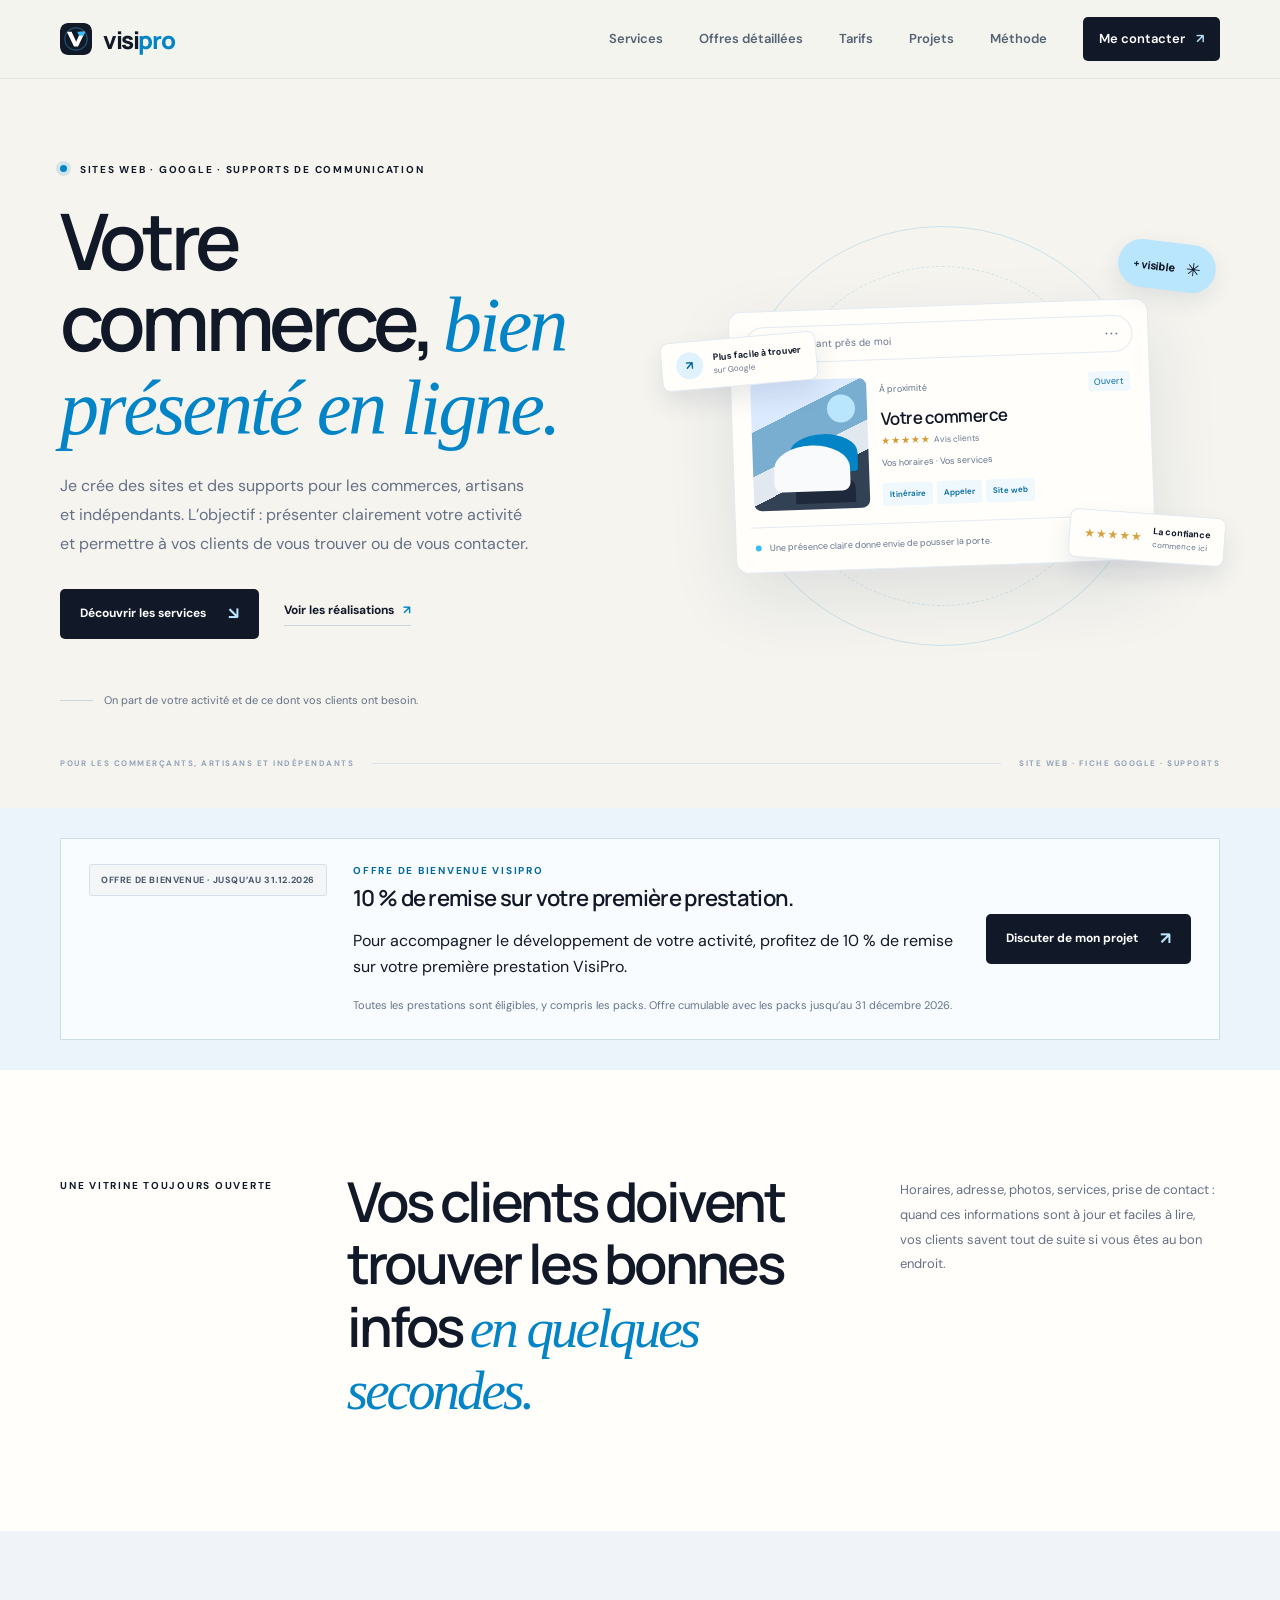
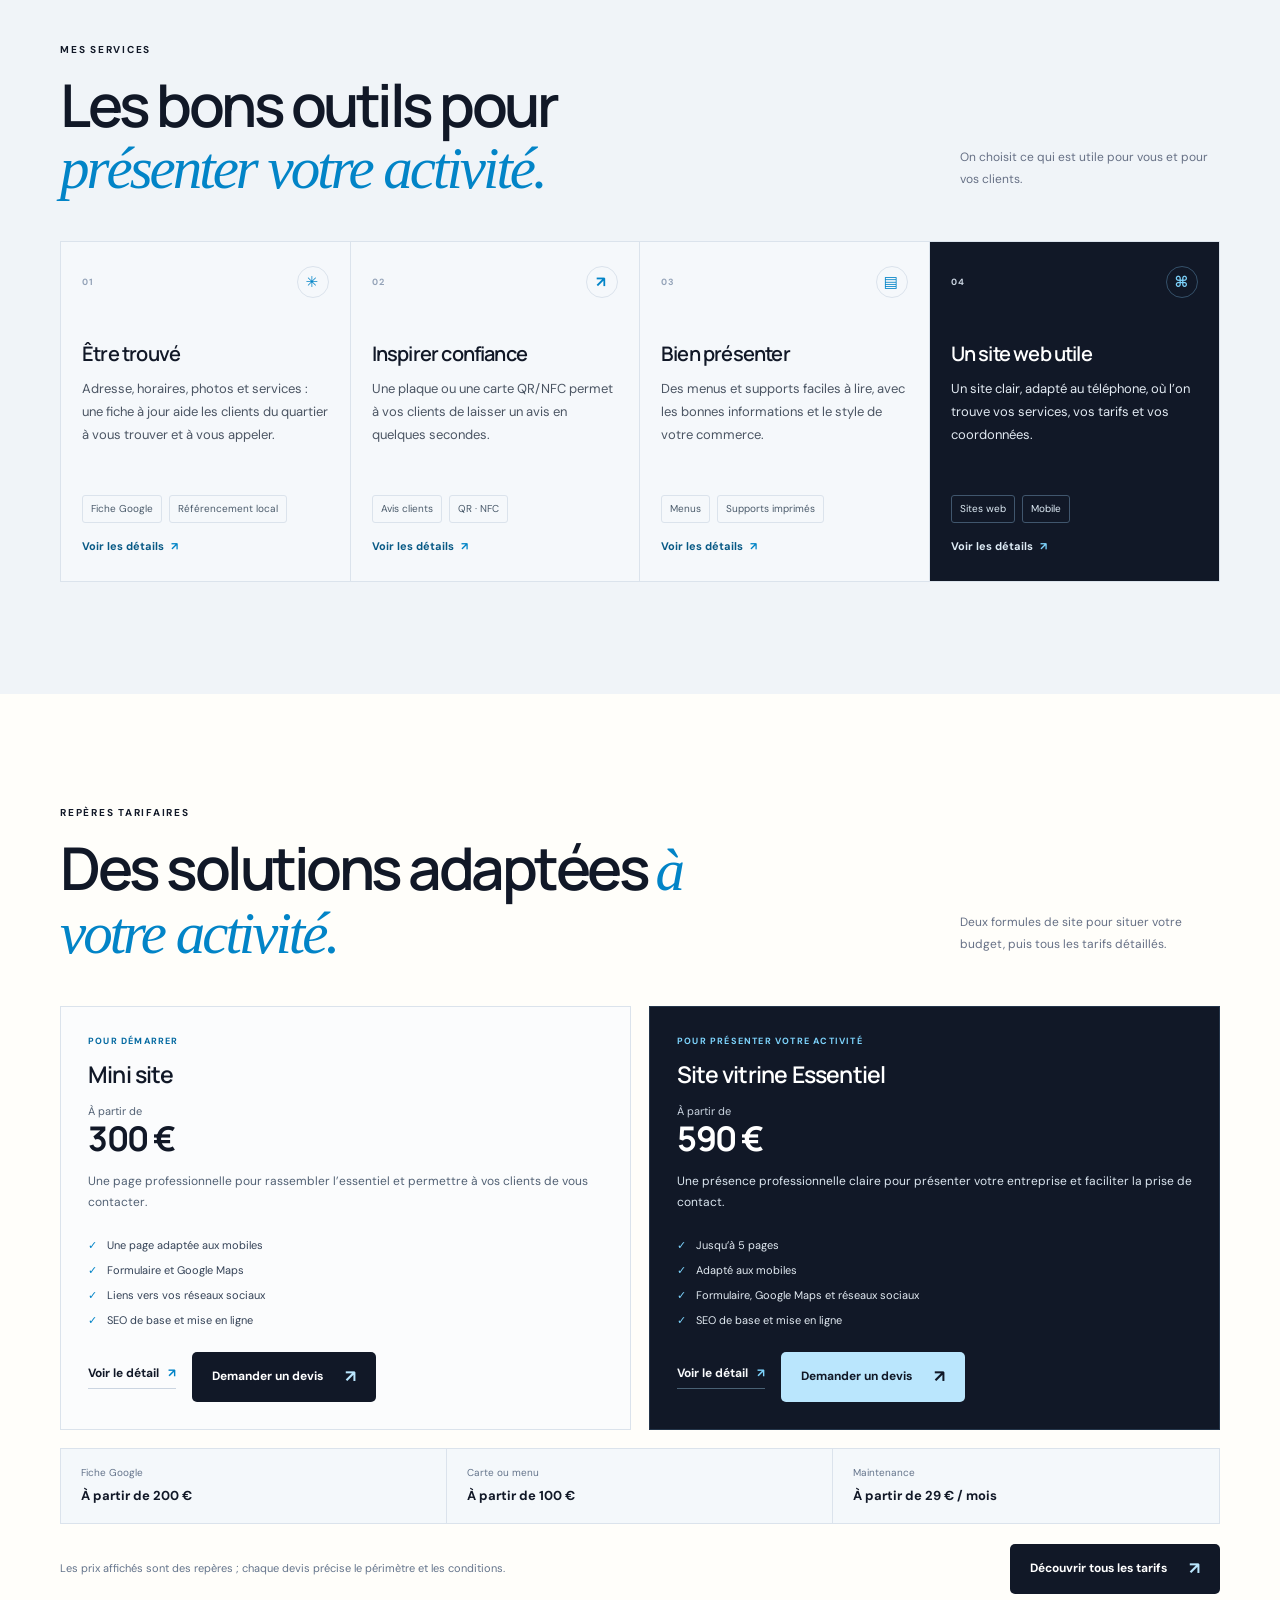
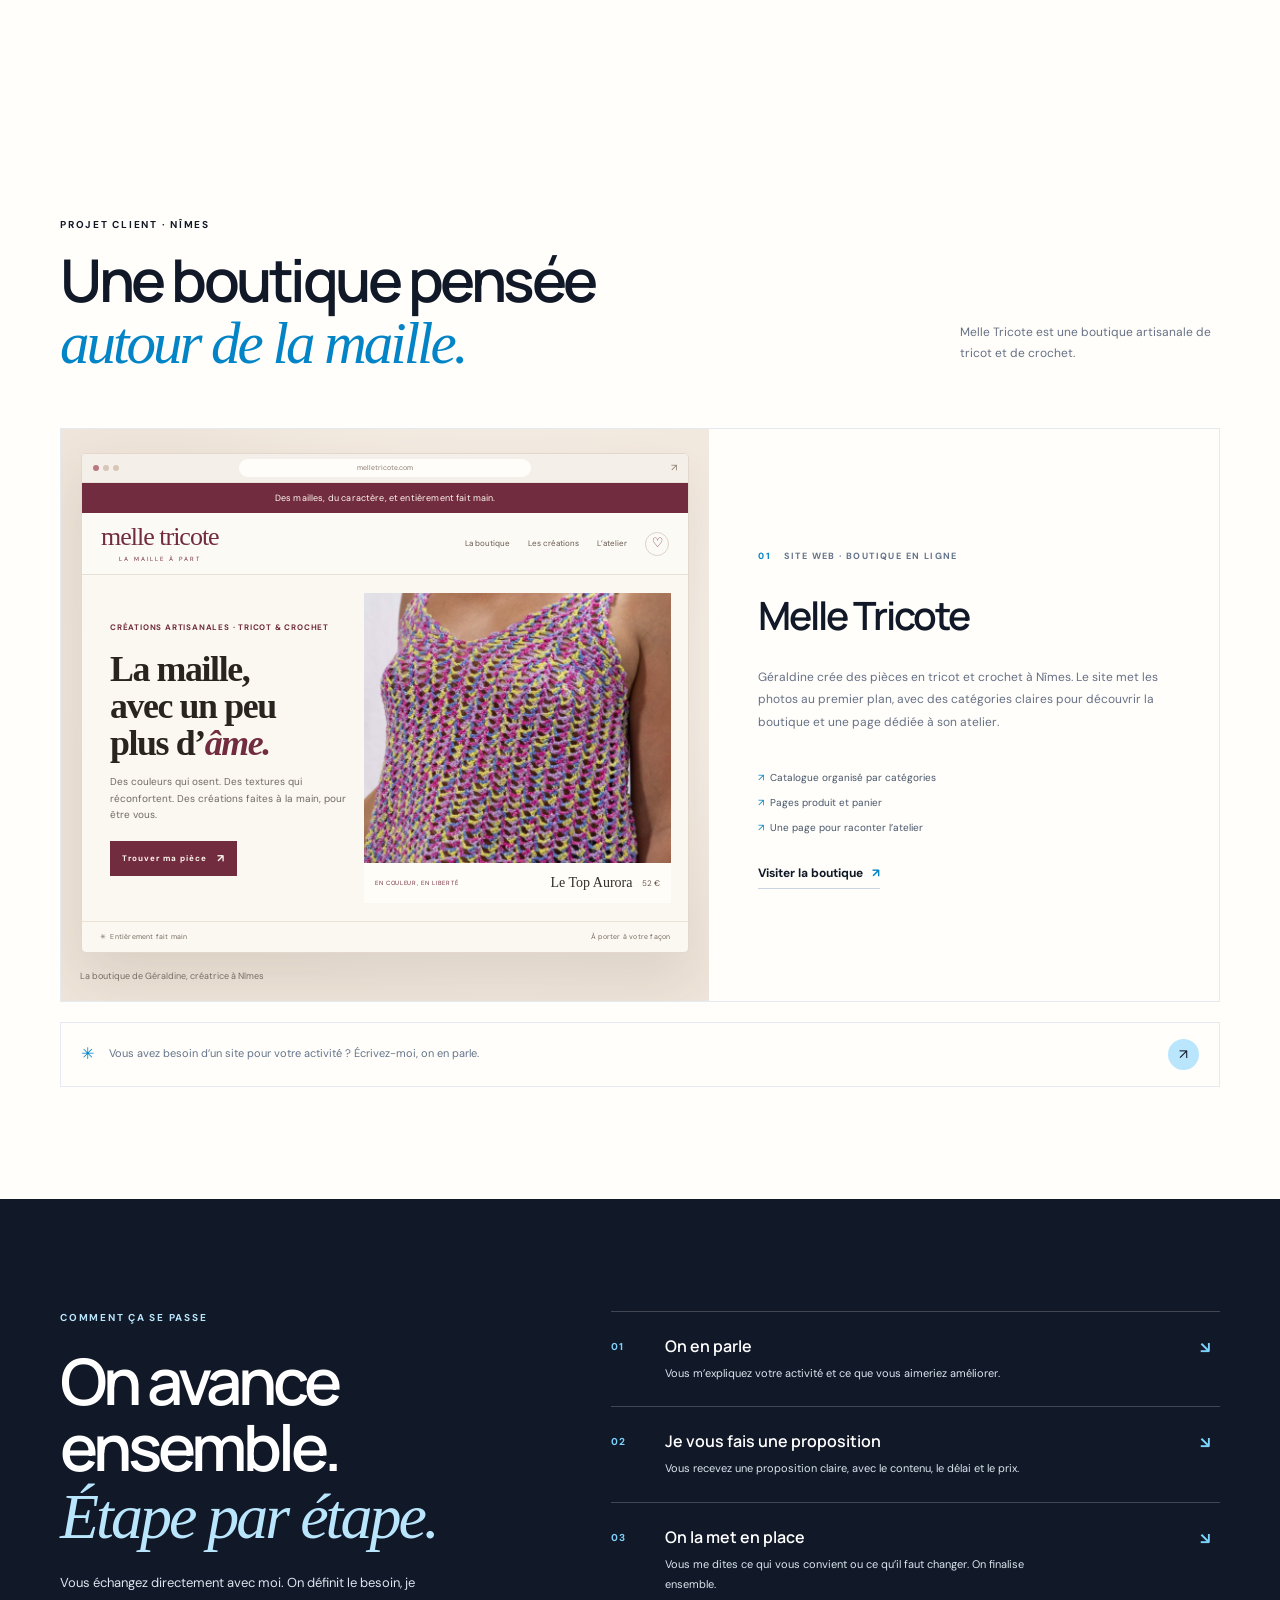
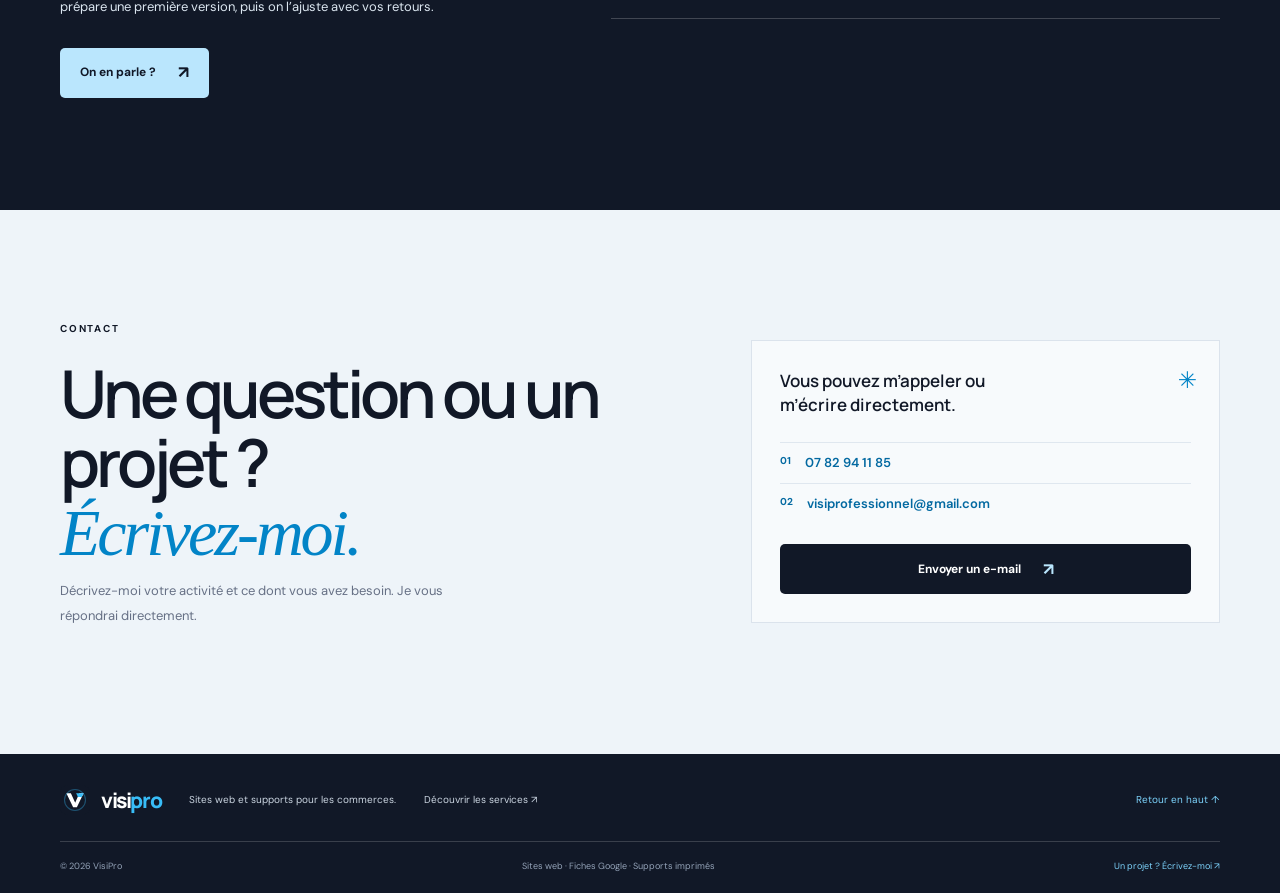
<file: index.html>
<!doctype html>
<html lang="fr">
<head>
  <meta charset="utf-8">
  <meta name="viewport" content="width=device-width, initial-scale=1">
  <meta name="theme-color" content="#f5f4ef">
  <meta name="description" content="VisiPro aide les commerces locaux à gagner en visibilité avec des sites web, des fiches Google optimisées et des supports qui inspirent confiance.">
  <title>VisiPro — Sites web pour commerces et indépendants</title>
  <link rel="icon" href="favicon.svg" type="image/svg+xml">
  <link rel="preconnect" href="https://fonts.googleapis.com">
  <link rel="preconnect" href="https://fonts.gstatic.com" crossorigin>
  <link href="https://fonts.googleapis.com/css2?family=DM+Sans:wght@400;500;600;700&family=Manrope:wght@400;500;600;700;800&display=swap" rel="stylesheet">
  <link rel="stylesheet" href="styles.css">
  <script src="script.js" defer></script>
</head>
<body>
<a class="skip-link" href="#contenu">Aller au contenu</a>
<header class="site-header"><div class="container nav-wrap">
  <a class="brand" href="#accueil" aria-label="VisiPro, accueil"><img class="brand-logo" src="assets/visipro-logo.svg" alt=""><span>visi<span class="brand-accent">pro</span></span></a>
  <button class="menu-toggle" type="button" aria-expanded="false" aria-controls="main-nav" aria-label="Ouvrir le menu"><span></span><span></span></button>
  <nav id="main-nav" class="main-nav" aria-label="Navigation principale"><a href="#services">Services</a><a href="services.html">Offres détaillées</a><a href="#tarifs">Tarifs</a><a href="#projets">Projets</a><a href="#methode">Méthode</a><a class="nav-cta" href="#contact">Me contacter <span>↗</span></a></nav>
</div></header>
<main id="contenu">
<section class="hero section" id="accueil"><div class="container hero-grid">
  <div class="hero-copy reveal"><p class="eyebrow"><span class="eyebrow-dot"></span> Sites web · Google · Supports de communication</p><h1>Votre commerce, <em>bien présenté en ligne.</em></h1>
    <p class="hero-lead">Je crée des sites et des supports pour les commerces, artisans et indépendants. L’objectif : présenter clairement votre activité et permettre à vos clients de vous trouver ou de vous contacter.</p>
    <div class="hero-actions"><a class="button button-dark" href="#services">Découvrir les services <span>↘</span></a><a class="text-link" href="#projets">Voir les réalisations <span>↗</span></a></div>
    <div class="hero-proof"><span class="proof-line"></span><p>On part de votre activité et de ce dont vos clients ont besoin.</p></div>
  </div>
  <div class="hero-art reveal" aria-label="Illustration d'une fiche commerce visible en ligne">
    <div class="art-orbit orbit-one"></div><div class="art-orbit orbit-two"></div><div class="art-sticker">+ visible <b>✳</b></div>
    <div class="search-card"><div class="search-top"><span class="search-symbol">⌕</span><span>restaurant près de moi</span><span class="search-filter">···</span></div>
      <div class="result-card"><div class="result-photo"><i></i><b></b></div><div class="result-info"><div class="result-kicker">À proximité <span class="result-open">Ouvert</span></div><h2>Votre commerce</h2><div class="rating"><span>★★★★★</span> <small>Avis clients</small></div><p>Vos horaires · Vos services</p><div class="result-pills"><span>Itinéraire</span><span>Appeler</span><span>Site web</span></div></div></div>
      <div class="card-footer"><span class="footer-dot"></span> Une présence claire donne envie de pousser la porte.</div>
    </div>
    <div class="floating-note note-top"><b>↗</b><span><strong>Plus facile à trouver</strong><small>sur Google</small></span></div>
    <div class="floating-note note-bottom"><b>★★★★★</b><span><strong>La confiance</strong><small>commence ici</small></span></div>
  </div>
</div><div class="hero-bottom container"><span>POUR LES COMMERÇANTS, ARTISANS ET INDÉPENDANTS</span><span class="hero-bottom-rule"></span><span>SITE WEB · FICHE GOOGLE · SUPPORTS</span></div></section>

<section class="launch-offer section" aria-label="Offre de bienvenue VisiPro">
  <div class="container launch-offer-inner reveal">
    <span class="launch-offer-status">Offre de bienvenue · jusqu’au 31.12.2026</span>
    <div class="launch-offer-copy">
      <p class="eyebrow">Offre de bienvenue VisiPro</p>
      <h2>10 % de remise sur votre première prestation.</h2>
      <p>Pour accompagner le développement de votre activité, profitez de 10 % de remise sur votre première prestation VisiPro.</p>
      <p class="launch-offer-terms">Toutes les prestations sont éligibles, y compris les packs. Offre cumulable avec les packs jusqu’au 31 décembre 2026.</p>
    </div>
    <a class="button button-dark" href="#contact">Discuter de mon projet <span>↗</span></a>
  </div>
</section>
<section class="intro section"><div class="container intro-grid reveal"><p class="eyebrow">Une vitrine toujours ouverte</p><h2>Vos clients doivent trouver les bonnes infos <em>en quelques secondes.</em></h2><p>Horaires, adresse, photos, services, prise de contact : quand ces informations sont à jour et faciles à lire, vos clients savent tout de suite si vous êtes au bon endroit.</p></div></section>

<section class="services section" id="services"><div class="container">
  <div class="section-heading reveal"><div><p class="eyebrow">Mes services</p><h2>Les bons outils pour <em>présenter votre activité.</em></h2></div><p>On choisit ce qui est utile pour vous et pour vos clients.</p></div>
  <div class="service-grid">
    <article class="service-card reveal"><div class="service-number">01 <span>✳</span></div><h3>Être trouvé</h3><p>Adresse, horaires, photos et services : une fiche à jour aide les clients du quartier à vous trouver et à vous appeler.</p><div class="service-tags"><span>Fiche Google</span><span>Référencement local</span></div><a class="service-more" href="services.html#fiche-google">Voir les détails <span>↗</span></a></article>
    <article class="service-card reveal"><div class="service-number">02 <span>↗</span></div><h3>Inspirer confiance</h3><p>Une plaque ou une carte QR/NFC permet à vos clients de laisser un avis en quelques secondes.</p><div class="service-tags"><span>Avis clients</span><span>QR · NFC</span></div><a class="service-more" href="services.html#plaques-avis">Voir les détails <span>↗</span></a></article>
    <article class="service-card reveal"><div class="service-number">03 <span>▤</span></div><h3>Bien présenter</h3><p>Des menus et supports faciles à lire, avec les bonnes informations et le style de votre commerce.</p><div class="service-tags"><span>Menus</span><span>Supports imprimés</span></div><a class="service-more" href="services.html#supports-restaurant">Voir les détails <span>↗</span></a></article>
    <article class="service-card service-card-dark reveal"><div class="service-number">04 <span>⌘</span></div><h3>Un site web utile</h3><p>Un site clair, adapté au téléphone, où l’on trouve vos services, vos tarifs et vos coordonnées.</p><div class="service-tags"><span>Sites web</span><span>Mobile</span></div><a class="service-more" href="services.html#sites-web">Voir les détails <span>↗</span></a></article>
  </div>
</div></section>

<section class="price-preview section" id="tarifs"><div class="container">
  <div class="section-heading reveal"><div><p class="eyebrow">Repères tarifaires</p><h2>Des solutions adaptées <em>à votre activité.</em></h2></div><p>Deux formules de site pour situer votre budget, puis tous les tarifs détaillés.</p></div>
  <div class="price-preview-grid">
    <article class="price-card reveal" id="site-mini"><p class="price-card-kicker">Pour démarrer</p><h3>Mini site</h3><p class="price-card-price">À partir de <strong>300 €</strong></p><p class="price-card-description">Une page professionnelle pour rassembler l’essentiel et permettre à vos clients de vous contacter.</p><ul><li>Une page adaptée aux mobiles</li><li>Formulaire et Google Maps</li><li>Liens vers vos réseaux sociaux</li><li>SEO de base et mise en ligne</li></ul><div class="price-card-actions"><a class="text-link" href="tarifs.html#site-mini">Voir le détail <span>↗</span></a><a class="button button-dark" href="mailto:visiprofessionnel@gmail.com?subject=Projet%20mini%20site">Demander un devis <span>↗</span></a></div></article>
    <article class="price-card price-card-featured reveal" id="site-essentiel"><p class="price-card-kicker">Pour présenter votre activité</p><h3>Site vitrine Essentiel</h3><p class="price-card-price">À partir de <strong>590 €</strong></p><p class="price-card-description">Une présence professionnelle claire pour présenter votre entreprise et faciliter la prise de contact.</p><ul><li>Jusqu’à 5 pages</li><li>Adapté aux mobiles</li><li>Formulaire, Google Maps et réseaux sociaux</li><li>SEO de base et mise en ligne</li></ul><div class="price-card-actions"><a class="text-link" href="tarifs.html#site-essentiel">Voir le détail <span>↗</span></a><a class="button button-light" href="mailto:visiprofessionnel@gmail.com?subject=Projet%20site%20Essentiel">Demander un devis <span>↗</span></a></div></article>
  </div>
  <div class="price-snapshot reveal" aria-label="Autres tarifs de départ"><div><span>Fiche Google</span><strong>À partir de 200 €</strong></div><div><span>Carte ou menu</span><strong>À partir de 100 €</strong></div><div><span>Maintenance</span><strong>À partir de 29 € / mois</strong></div></div>
  <div class="price-preview-footer reveal"><p>Les prix affichés sont des repères ; chaque devis précise le périmètre et les conditions.</p><a class="button button-dark" href="tarifs.html">Découvrir tous les tarifs <span>↗</span></a></div>
</div></section>
<section class="projects section" id="projets"><div class="container">
  <div class="section-heading project-heading reveal"><div><p class="eyebrow">Projet client · Nîmes</p><h2>Une boutique pensée <em>autour de la maille.</em></h2></div><p>Melle Tricote est une boutique artisanale de tricot et de crochet.</p></div>
  <article class="project-feature reveal">
    <div class="project-visual project-shop"><div class="site-preview" aria-label="Aperçu de la boutique Melle Tricote">
      <div class="preview-browser"><span class="browser-dots"><i></i><i></i><i></i></span><span class="browser-address">melletricote.com</span><span class="browser-lock">↗</span></div>
      <div class="preview-announcement">Des mailles, du caractère, et entièrement fait main.</div>
      <div class="preview-header"><div class="preview-brand">melle tricote<small>LA MAILLE À PART</small></div><div class="preview-menu"><span>La boutique</span><span>Les créations</span><span>L’atelier</span><b aria-hidden="true">♡</b></div></div>
      <div class="preview-hero">
        <div class="preview-copy"><span>CRÉATIONS ARTISANALES · TRICOT & CROCHET</span><h4>La maille,<br>avec un peu<br>plus d’<em>âme.</em></h4><p>Des couleurs qui osent. Des textures qui réconfortent. Des créations faites à la main, pour être vous.</p><span class="preview-button">Trouver ma pièce <b>↗</b></span></div>
        <figure class="preview-product"><img src="assets/melletricote-top-aurora.jpg" alt="Top Aurora multicolore au crochet, photographié pour la boutique Melle Tricote"><figcaption class="product-caption"><span>EN COULEUR, EN LIBERTÉ</span><strong>Le Top Aurora</strong><small>52 €</small></figcaption></figure>
      </div>
      <div class="preview-values"><span>✳ &nbsp;Entièrement fait main</span><span>À porter à votre façon</span></div>
    </div><span class="visual-caption">La boutique de Géraldine, créatrice à Nîmes</span></div>
    <div class="project-details"><p class="project-label"><span>01</span> SITE WEB · BOUTIQUE EN LIGNE</p><h3>Melle Tricote</h3><p class="project-description">Géraldine crée des pièces en tricot et crochet à Nîmes. Le site met les photos au premier plan, avec des catégories claires pour découvrir la boutique et une page dédiée à son atelier.</p><ul class="project-list"><li>↗ &nbsp;Catalogue organisé par catégories</li><li>↗ &nbsp;Pages produit et panier</li><li>↗ &nbsp;Une page pour raconter l’atelier</li></ul><a class="text-link" href="https://www.melletricote.com/" target="_blank" rel="noreferrer">Visiter la boutique <span>↗</span></a></div>
  </article>
  <div class="project-note reveal"><span>✳</span><p>Vous avez besoin d’un site pour votre activité ? Écrivez-moi, on en parle.</p><a href="#contact" aria-label="Parlons de votre projet">↗</a></div>
</div></section>

<section class="method section" id="methode"><div class="container method-grid">
  <div class="method-intro reveal"><p class="eyebrow">Comment ça se passe</p><h2>On avance ensemble.<br><em>Étape par étape.</em></h2><p>Vous échangez directement avec moi. On définit le besoin, je prépare une première version, puis on l’ajuste avec vos retours.</p><a class="button button-light" href="#contact">On en parle ? <span>↗</span></a></div>
  <div class="method-steps"><article class="step reveal"><span>01</span><div><h3>On en parle</h3><p>Vous m’expliquez votre activité et ce que vous aimeriez améliorer.</p></div><b>↘</b></article><article class="step reveal"><span>02</span><div><h3>Je vous fais une proposition</h3><p>Vous recevez une proposition claire, avec le contenu, le délai et le prix.</p></div><b>↘</b></article><article class="step reveal"><span>03</span><div><h3>On la met en place</h3><p>Vous me dites ce qui vous convient ou ce qu’il faut changer. On finalise ensemble.</p></div><b>↘</b></article></div>
</div></section>

<section class="contact section" id="contact"><div class="container contact-wrap reveal"><div class="contact-copy"><p class="eyebrow">Contact</p><h2>Une question ou un projet ?<br><em>Écrivez-moi.</em></h2><p>Décrivez-moi votre activité et ce dont vous avez besoin. Je vous répondrai directement.</p></div>
  <div class="contact-card"><span class="contact-spark">✳</span><p>Vous pouvez m’appeler ou m’écrire directement.</p><div class="contact-detail"><span>01</span><a href="tel:+33782941185">07 82 94 11 85</a></div><div class="contact-detail"><span>02</span><a href="mailto:visiprofessionnel@gmail.com">visiprofessionnel@gmail.com</a></div><a class="button button-dark contact-button" href="mailto:visiprofessionnel@gmail.com">Envoyer un e-mail <span>↗</span></a></div>
</div></section>
</main>
<footer class="site-footer"><div class="container footer-main"><a class="brand brand-footer" href="#accueil"><img class="brand-logo" src="assets/visipro-logo.svg" alt=""><span>visi<span class="brand-accent">pro</span></span></a><p>Sites web et supports pour les commerces.</p><a class="footer-services" href="services.html">Découvrir les services ↗</a><a class="footer-top" href="#accueil">Retour en haut ↑</a></div><div class="container footer-bottom"><span>© <span id="year"></span> VisiPro</span><span>Sites web · Fiches Google · Supports imprimés</span><a href="#contact">Un projet ? Écrivez-moi ↗</a></div></footer>
</body></html>
</file>
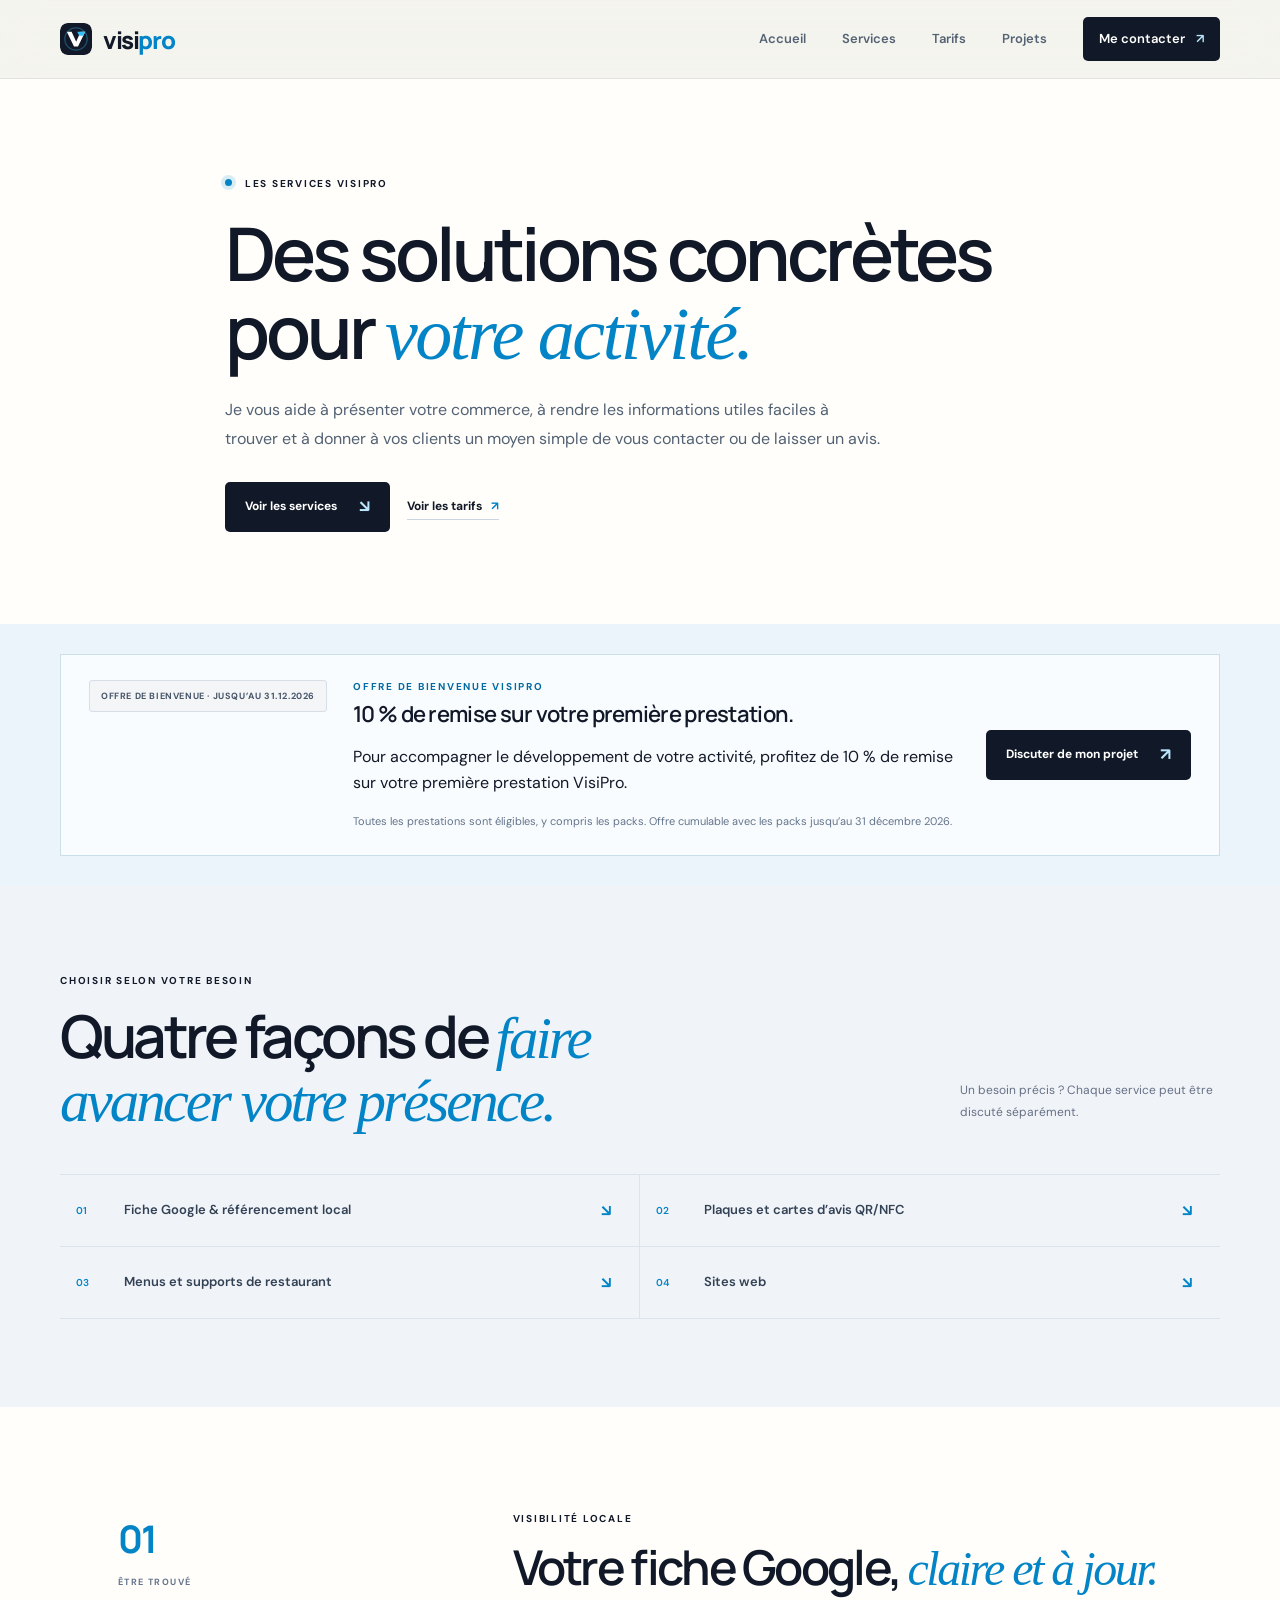
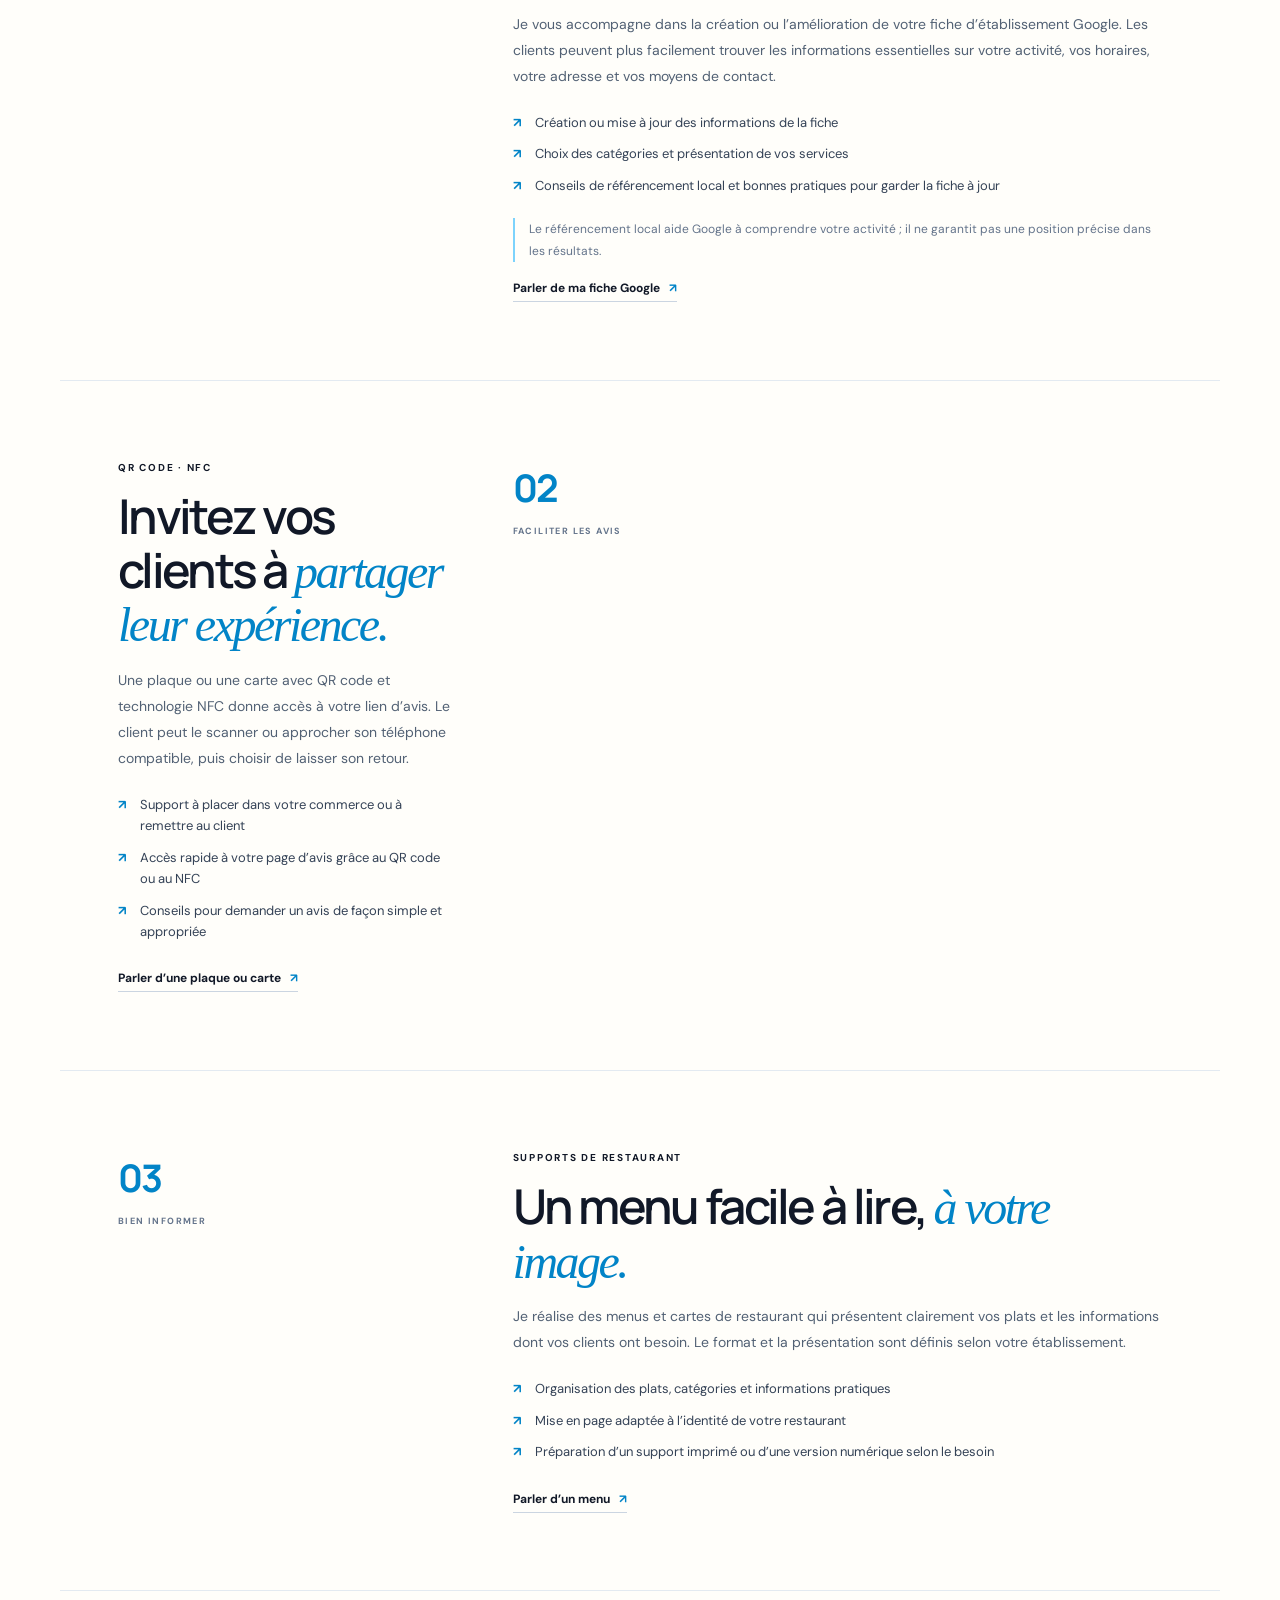
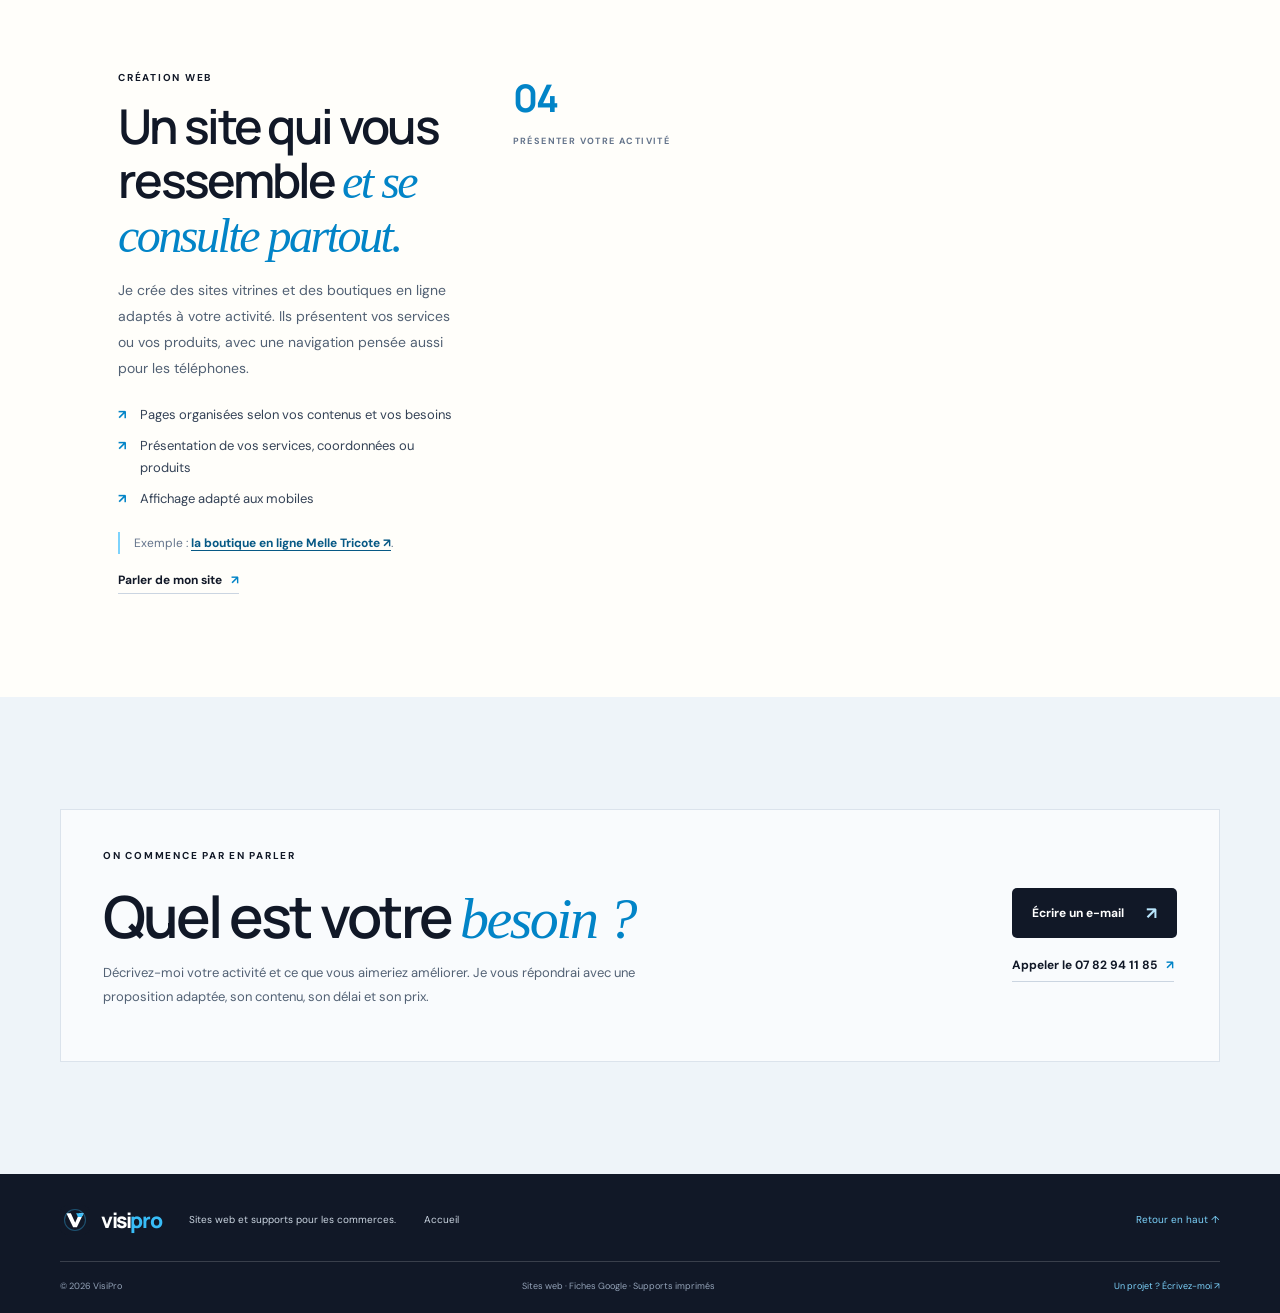
<file: services.html>
<!doctype html>
<html lang="fr">
<head>
  <meta charset="utf-8">
  <meta name="viewport" content="width=device-width, initial-scale=1">
  <meta name="theme-color" content="#f5f4ef">
  <meta name="description" content="Découvrez les services VisiPro : fiches Google, référencement local, plaques d’avis QR/NFC, menus de restaurant et sites web.">
  <title>Services — VisiPro</title>
  <link rel="icon" href="favicon.svg" type="image/svg+xml">
  <link rel="preconnect" href="https://fonts.googleapis.com">
  <link rel="preconnect" href="https://fonts.gstatic.com" crossorigin>
  <link href="https://fonts.googleapis.com/css2?family=DM+Sans:wght@400;500;600;700&family=Manrope:wght@400;500;600;700;800&display=swap" rel="stylesheet">
  <link rel="stylesheet" href="styles.css">
  <script src="script.js" defer></script>
</head>
<body>
<a class="skip-link" href="#contenu">Aller au contenu</a>
<header class="site-header"><div class="container nav-wrap">
  <a class="brand" href="index.html#accueil" aria-label="VisiPro, accueil"><img class="brand-logo" src="assets/visipro-logo.svg" alt=""><span>visi<span class="brand-accent">pro</span></span></a>
  <button class="menu-toggle" type="button" aria-expanded="false" aria-controls="main-nav" aria-label="Ouvrir le menu"><span></span><span></span></button>
  <nav id="main-nav" class="main-nav" aria-label="Navigation principale"><a href="index.html#services">Accueil</a><a href="#offres">Services</a><a href="tarifs.html">Tarifs</a><a href="index.html#projets">Projets</a><a class="nav-cta" href="#contact">Me contacter <span>↗</span></a></nav>
</div></header>
<main id="contenu">
  <section class="services-hero section"><div class="container services-hero-inner reveal">
    <p class="eyebrow"><span class="eyebrow-dot"></span> Les services VisiPro</p>
    <h1>Des solutions concrètes pour <em>votre activité.</em></h1>
    <p class="services-lead">Je vous aide à présenter votre commerce, à rendre les informations utiles faciles à trouver et à donner à vos clients un moyen simple de vous contacter ou de laisser un avis.</p>
    <a class="button button-dark" href="#offres">Voir les services <span>↘</span></a><a class="text-link services-price-link" href="tarifs.html">Voir les tarifs <span>↗</span></a>
  </div></section>
  <section class="launch-offer section" aria-label="Offre de bienvenue VisiPro">
  <div class="container launch-offer-inner reveal">
    <span class="launch-offer-status">Offre de bienvenue · jusqu’au 31.12.2026</span>
    <div class="launch-offer-copy">
      <p class="eyebrow">Offre de bienvenue VisiPro</p>
      <h2>10 % de remise sur votre première prestation.</h2>
      <p>Pour accompagner le développement de votre activité, profitez de 10 % de remise sur votre première prestation VisiPro.</p>
      <p class="launch-offer-terms">Toutes les prestations sont éligibles, y compris les packs. Offre cumulable avec les packs jusqu’au 31 décembre 2026.</p>
    </div>
    <a class="button button-dark" href="#contact">Discuter de mon projet <span>↗</span></a>
  </div>
</section>
  <section class="services-index section" id="offres"><div class="container">
    <div class="section-heading reveal"><div><p class="eyebrow">Choisir selon votre besoin</p><h2>Quatre façons de <em>faire avancer votre présence.</em></h2></div><p>Un besoin précis ? Chaque service peut être discuté séparément.</p></div>
    <nav class="service-jump-list reveal" aria-label="Accès rapide aux services"><a href="#fiche-google"><span>01</span> Fiche Google & référencement local <b>↘</b></a><a href="#plaques-avis"><span>02</span> Plaques et cartes d’avis QR/NFC <b>↘</b></a><a href="#supports-restaurant"><span>03</span> Menus et supports de restaurant <b>↘</b></a><a href="#sites-web"><span>04</span> Sites web <b>↘</b></a></nav>
  </div></section>
  <section class="service-details section">
    <div class="container">
      <article class="service-detail reveal" id="fiche-google">
        <div class="service-detail-number">01 <span>ÊTRE TROUVÉ</span></div>
        <div class="service-detail-copy"><p class="eyebrow">Visibilité locale</p><h2>Votre fiche Google, <em>claire et à jour.</em></h2><p>Je vous accompagne dans la création ou l’amélioration de votre fiche d’établissement Google. Les clients peuvent plus facilement trouver les informations essentielles sur votre activité, vos horaires, votre adresse et vos moyens de contact.</p><ul><li>Création ou mise à jour des informations de la fiche</li><li>Choix des catégories et présentation de vos services</li><li>Conseils de référencement local et bonnes pratiques pour garder la fiche à jour</li></ul><p class="service-detail-note">Le référencement local aide Google à comprendre votre activité ; il ne garantit pas une position précise dans les résultats.</p><a class="text-link" href="#contact">Parler de ma fiche Google <span>↗</span></a></div>
      </article>
      <article class="service-detail service-detail-reverse reveal" id="plaques-avis">
        <div class="service-detail-number">02 <span>FACILITER LES AVIS</span></div>
        <div class="service-detail-copy"><p class="eyebrow">QR code · NFC</p><h2>Invitez vos clients à <em>partager leur expérience.</em></h2><p>Une plaque ou une carte avec QR code et technologie NFC donne accès à votre lien d’avis. Le client peut le scanner ou approcher son téléphone compatible, puis choisir de laisser son retour.</p><ul><li>Support à placer dans votre commerce ou à remettre au client</li><li>Accès rapide à votre page d’avis grâce au QR code ou au NFC</li><li>Conseils pour demander un avis de façon simple et appropriée</li></ul><a class="text-link" href="#contact">Parler d’une plaque ou carte <span>↗</span></a></div>
      </article>
      <article class="service-detail reveal" id="supports-restaurant">
        <div class="service-detail-number">03 <span>BIEN INFORMER</span></div>
        <div class="service-detail-copy"><p class="eyebrow">Supports de restaurant</p><h2>Un menu facile à lire, <em>à votre image.</em></h2><p>Je réalise des menus et cartes de restaurant qui présentent clairement vos plats et les informations dont vos clients ont besoin. Le format et la présentation sont définis selon votre établissement.</p><ul><li>Organisation des plats, catégories et informations pratiques</li><li>Mise en page adaptée à l’identité de votre restaurant</li><li>Préparation d’un support imprimé ou d’une version numérique selon le besoin</li></ul><a class="text-link" href="#contact">Parler d’un menu <span>↗</span></a></div>
      </article>
      <article class="service-detail service-detail-reverse reveal" id="sites-web">
        <div class="service-detail-number">04 <span>PRÉSENTER VOTRE ACTIVITÉ</span></div>
        <div class="service-detail-copy"><p class="eyebrow">Création web</p><h2>Un site qui vous ressemble <em>et se consulte partout.</em></h2><p>Je crée des sites vitrines et des boutiques en ligne adaptés à votre activité. Ils présentent vos services ou vos produits, avec une navigation pensée aussi pour les téléphones.</p><ul><li>Pages organisées selon vos contenus et vos besoins</li><li>Présentation de vos services, coordonnées ou produits</li><li>Affichage adapté aux mobiles</li></ul><p class="service-detail-note">Exemple : <a href="https://www.melletricote.com/" target="_blank" rel="noreferrer">la boutique en ligne Melle Tricote ↗</a>.</p><a class="text-link" href="#contact">Parler de mon site <span>↗</span></a></div>
      </article>
    </div>
  </section>
  <section class="services-contact section" id="contact"><div class="container services-contact-inner reveal"><div><p class="eyebrow">On commence par en parler</p><h2>Quel est votre <em>besoin ?</em></h2><p>Décrivez-moi votre activité et ce que vous aimeriez améliorer. Je vous répondrai avec une proposition adaptée, son contenu, son délai et son prix.</p></div><div class="services-contact-actions"><a class="button button-dark" href="mailto:visiprofessionnel@gmail.com">Écrire un e-mail <span>↗</span></a><a class="text-link" href="tel:+33782941185">Appeler le 07 82 94 11 85 <span>↗</span></a></div></div></section>
</main>
<footer class="site-footer"><div class="container footer-main"><a class="brand brand-footer" href="index.html#accueil"><img class="brand-logo" src="assets/visipro-logo.svg" alt=""><span>visi<span class="brand-accent">pro</span></span></a><p>Sites web et supports pour les commerces.</p><a class="footer-services" href="index.html#services">Accueil</a><a class="footer-top" href="#contenu">Retour en haut ↑</a></div><div class="container footer-bottom"><span>© <span id="year"></span> VisiPro</span><span>Sites web · Fiches Google · Supports imprimés</span><a href="mailto:visiprofessionnel@gmail.com">Un projet ? Écrivez-moi ↗</a></div></footer>
</body>
</html>
</file>
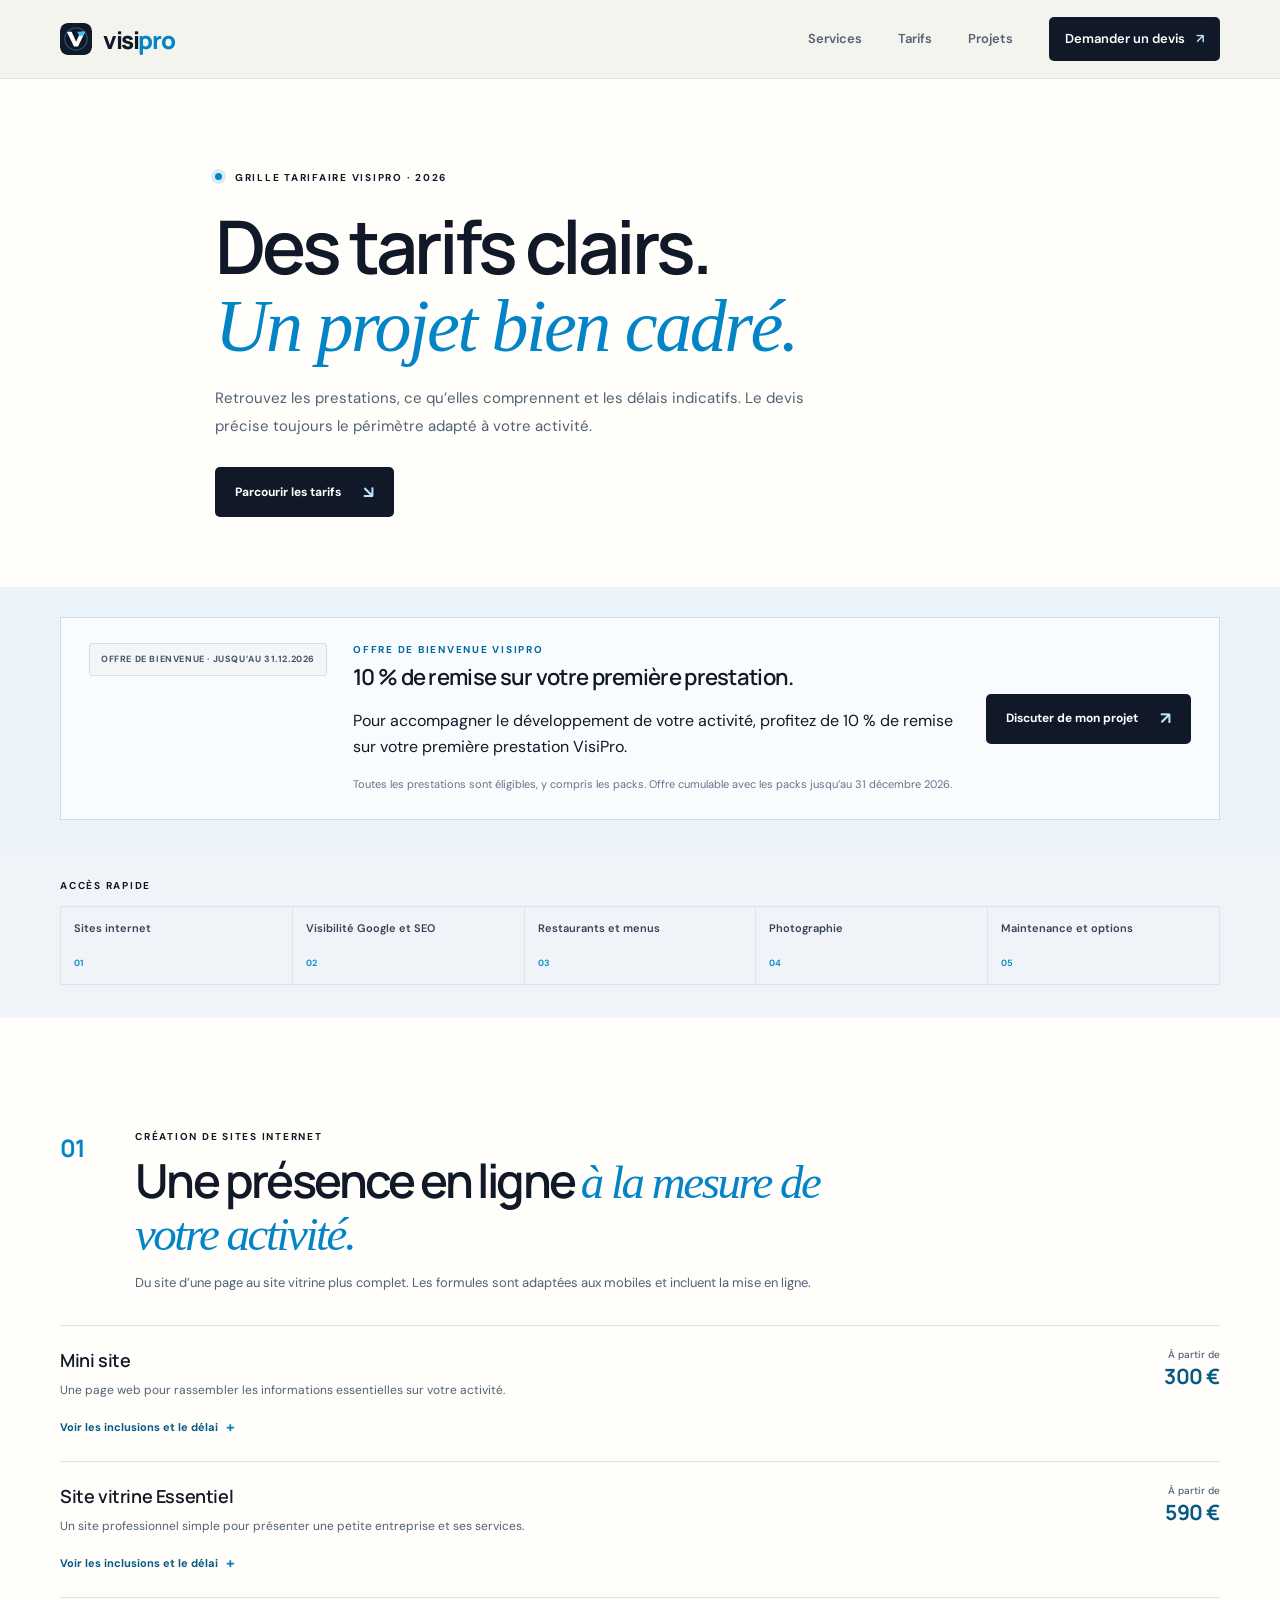
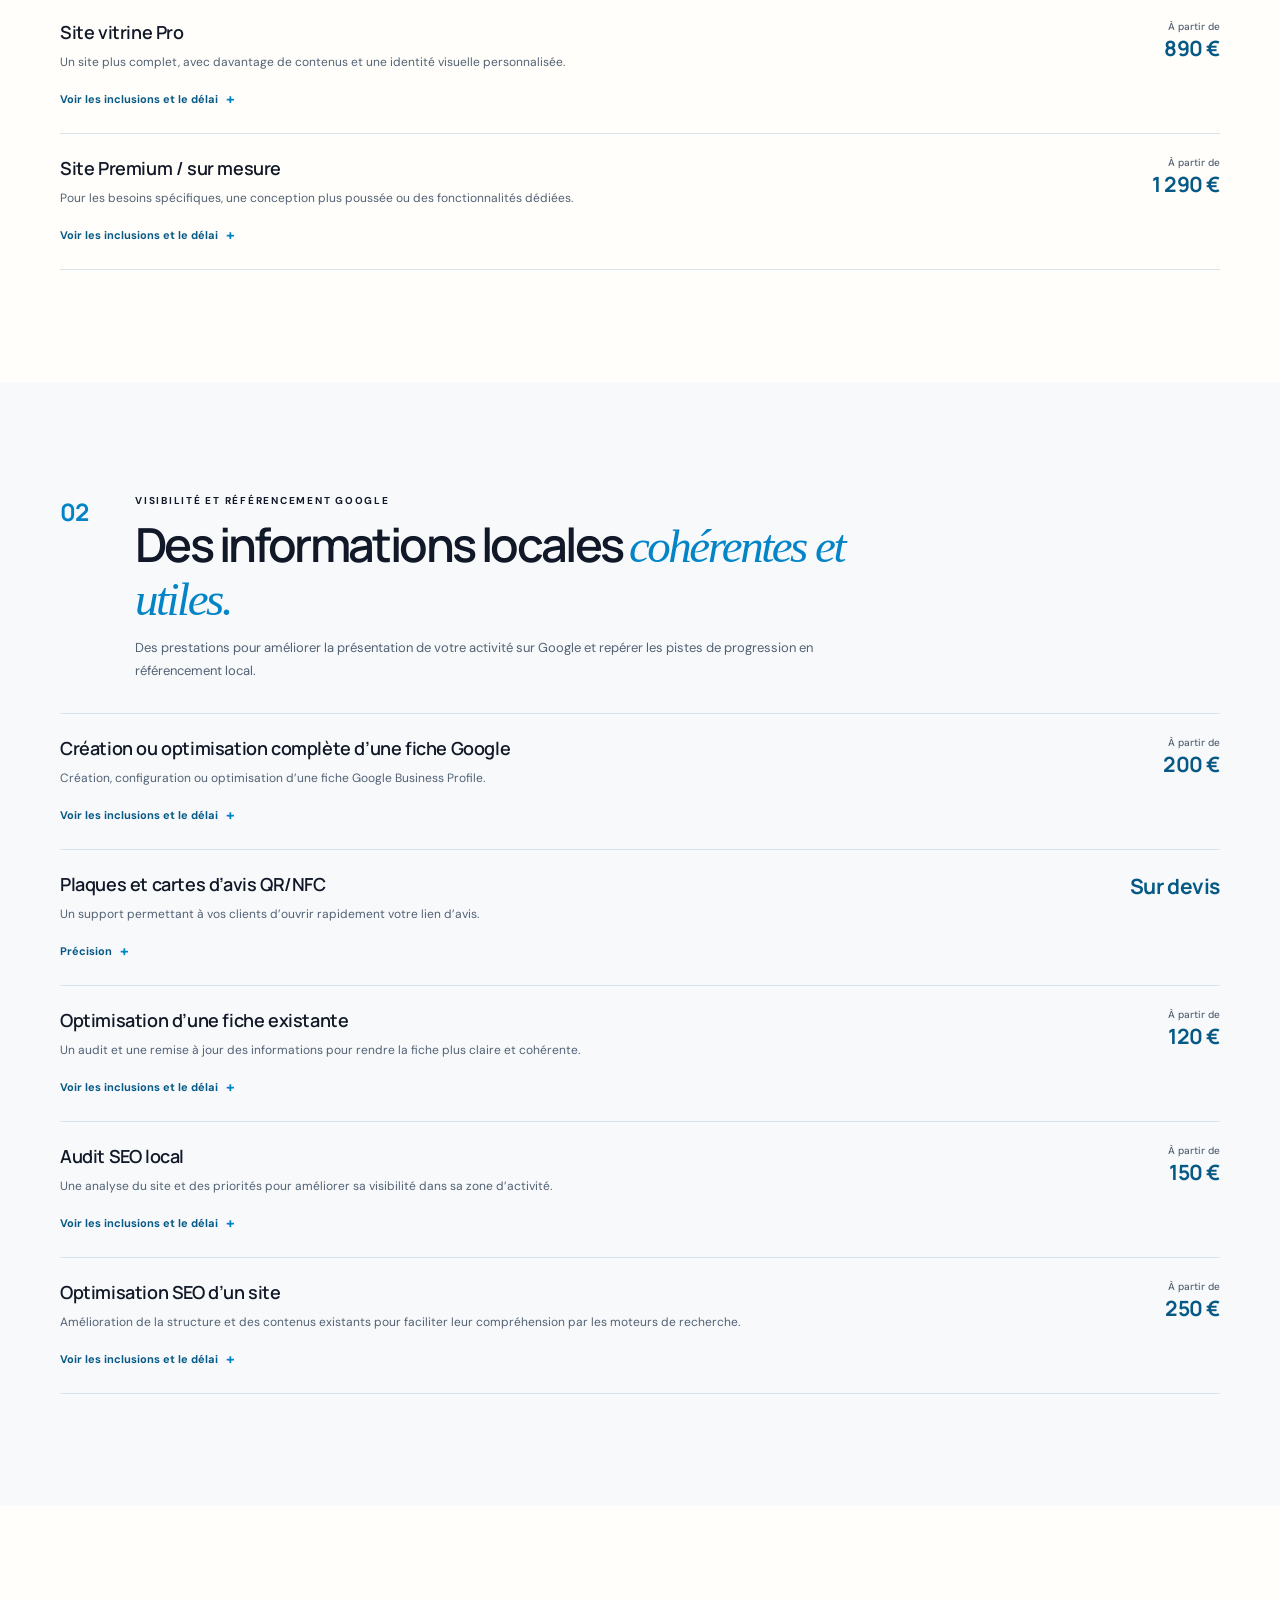
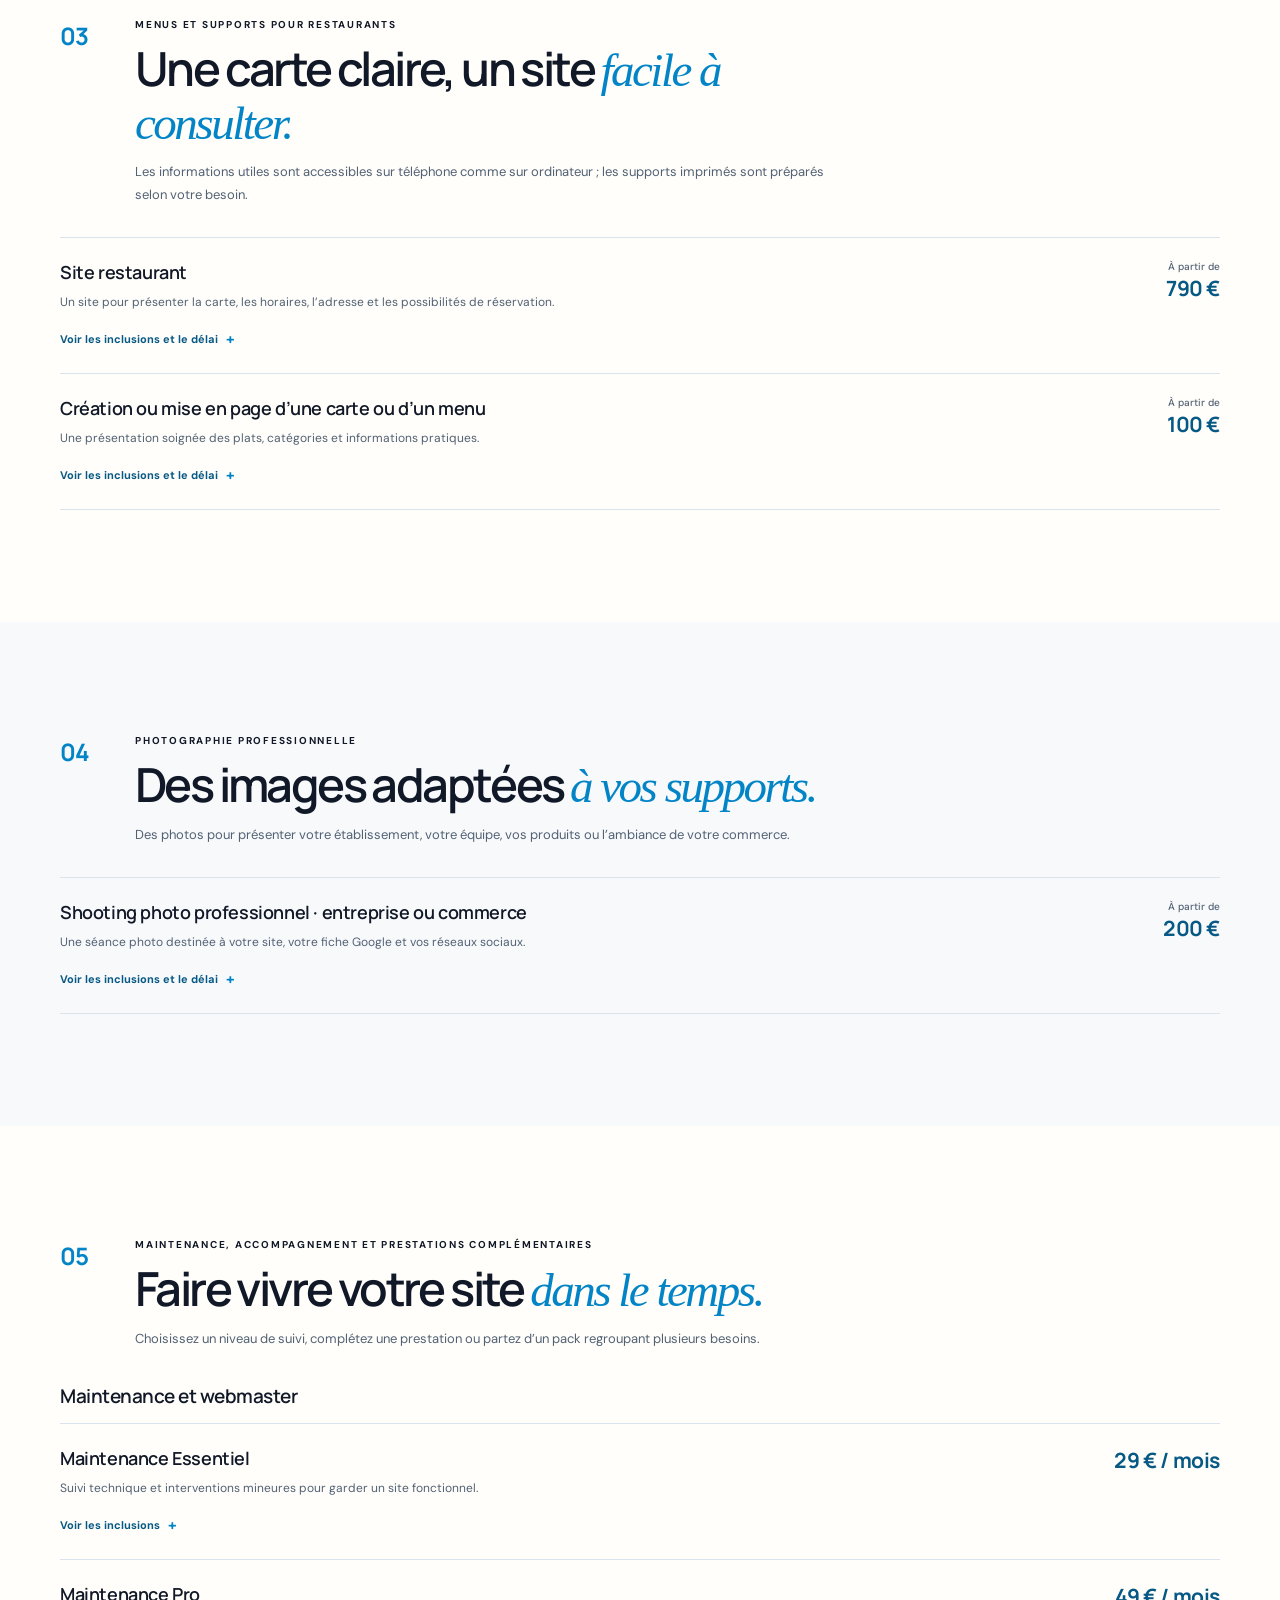
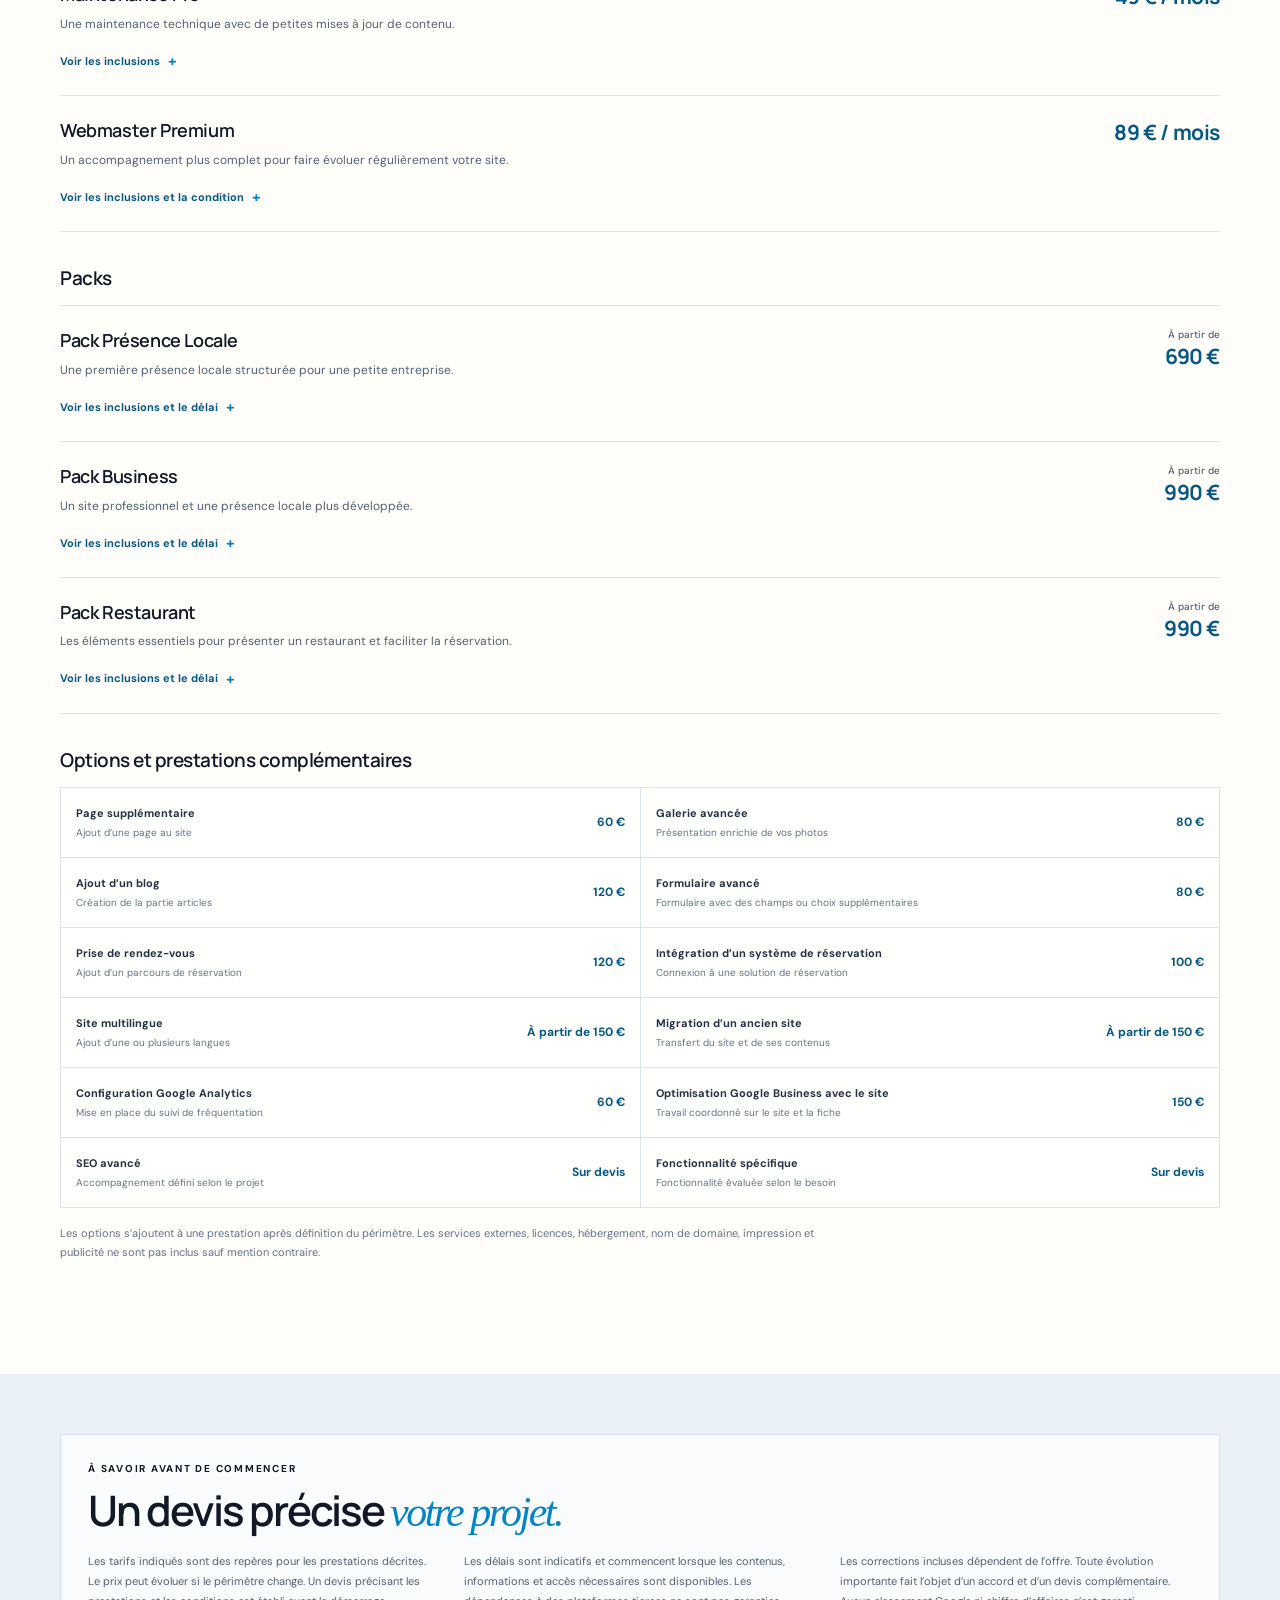
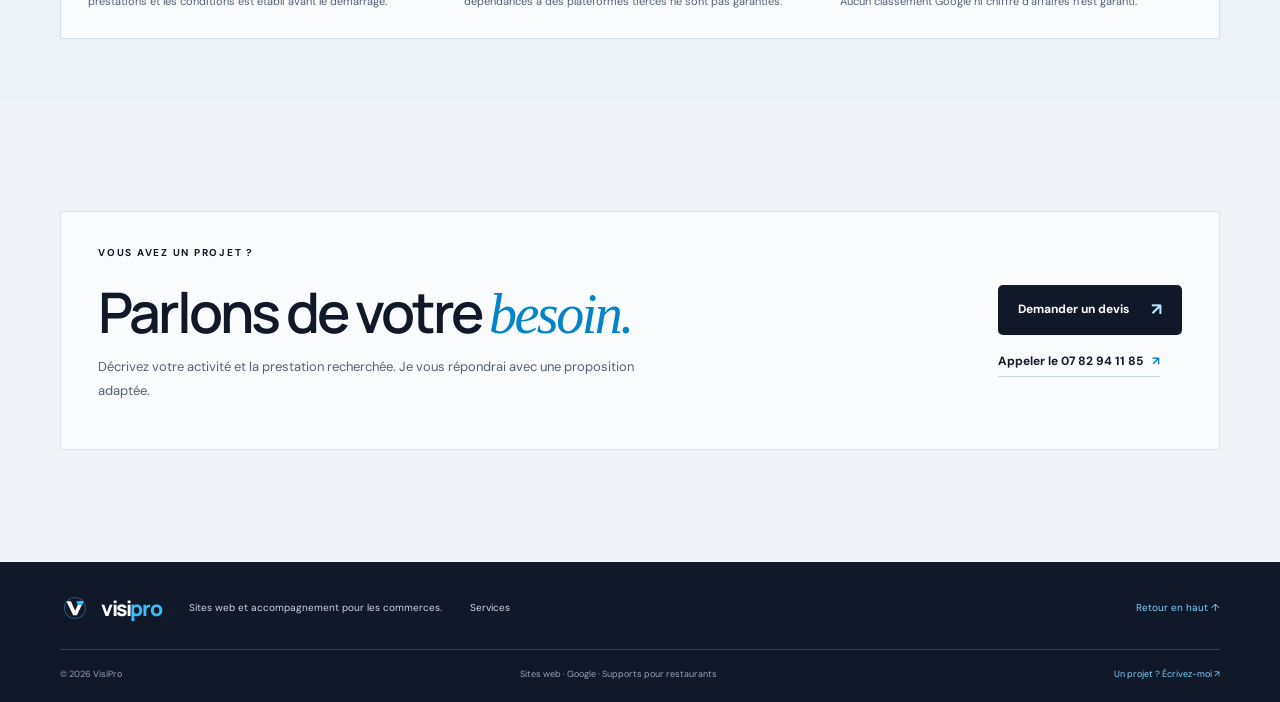
<file: tarifs.html>
<!doctype html>
<html lang="fr">
<head>
  <meta charset="utf-8">
  <meta name="viewport" content="width=device-width, initial-scale=1">
  <meta name="theme-color" content="#f5f4ef">
  <meta name="description" content="Tarifs VisiPro : création de sites, visibilité Google, menus de restaurant, photographie et accompagnement web.">
  <title>Tarifs — VisiPro</title>
  <link rel="icon" href="favicon.svg" type="image/svg+xml">
  <link rel="preconnect" href="https://fonts.googleapis.com">
  <link rel="preconnect" href="https://fonts.gstatic.com" crossorigin>
  <link href="https://fonts.googleapis.com/css2?family=DM+Sans:wght@400;500;600;700&family=Manrope:wght@400;500;600;700;800&display=swap" rel="stylesheet">
  <link rel="stylesheet" href="styles.css">
  <script src="script.js" defer></script>
</head>
<body>
<a class="skip-link" href="#contenu">Aller au contenu</a>
<header class="site-header"><div class="container nav-wrap">
  <a class="brand" href="index.html#accueil" aria-label="VisiPro, accueil"><img class="brand-logo" src="assets/visipro-logo.svg" alt=""><span>visi<span class="brand-accent">pro</span></span></a>
  <button class="menu-toggle" type="button" aria-expanded="false" aria-controls="main-nav" aria-label="Ouvrir le menu"><span></span><span></span></button>
  <nav id="main-nav" class="main-nav" aria-label="Navigation principale"><a href="index.html#services">Services</a><a href="index.html#tarifs" aria-current="page">Tarifs</a><a href="index.html#projets">Projets</a><a class="nav-cta" href="#contact">Demander un devis <span>↗</span></a></nav>
</div></header>
<main id="contenu">
  <section class="tariff-hero section"><div class="container tariff-hero-inner reveal">
    <p class="eyebrow"><span class="eyebrow-dot"></span> Grille tarifaire VisiPro · 2026</p>
    <h1>Des tarifs clairs.<br><em>Un projet bien cadré.</em></h1>
    <p>Retrouvez les prestations, ce qu’elles comprennent et les délais indicatifs. Le devis précise toujours le périmètre adapté à votre activité.</p>
    <a class="button button-dark" href="#categories">Parcourir les tarifs <span>↘</span></a>
  </div></section>
  <section class="launch-offer section" id="offre-bienvenue" aria-label="Offre de bienvenue VisiPro">
    <div class="container launch-offer-inner reveal">
      <span class="launch-offer-status">Offre de bienvenue · jusqu’au 31.12.2026</span>
      <div class="launch-offer-copy">
        <p class="eyebrow">Offre de bienvenue VisiPro</p>
        <h2>10 % de remise sur votre première prestation.</h2>
        <p>Pour accompagner le développement de votre activité, profitez de 10 % de remise sur votre première prestation VisiPro.</p>
        <p class="launch-offer-terms">Toutes les prestations sont éligibles, y compris les packs. Offre cumulable avec les packs jusqu’au 31 décembre 2026.</p>
      </div>
      <a class="button button-dark" href="#contact">Discuter de mon projet <span>↗</span></a>
    </div>
  </section>
  <section class="tariff-index"><div class="container">
    <p class="eyebrow">Accès rapide</p>
    <nav class="tariff-index-links" aria-label="Catégories de tarifs">
      <a href="#sites">Sites internet <span>01</span></a><a href="#google-seo">Visibilité Google et SEO <span>02</span></a><a href="#restaurants">Restaurants et menus <span>03</span></a><a href="#photo">Photographie <span>04</span></a><a href="#suivi-options">Maintenance et options <span>05</span></a>
    </nav>
  </div></section>
  <div class="tariff-categories" id="categories">
    <section class="tariff-category section" id="sites"><div class="container">
      <div class="tariff-category-heading"><span>01</span><div><p class="eyebrow">Création de sites internet</p><h2>Une présence en ligne <em>à la mesure de votre activité.</em></h2><p>Du site d’une page au site vitrine plus complet. Les formules sont adaptées aux mobiles et incluent la mise en ligne.</p></div></div>
      <div class="rate-list">
        <article class="rate-row" id="site-mini"><div class="rate-main"><div><h3>Mini site</h3><p>Une page web pour rassembler les informations essentielles sur votre activité.</p></div><strong class="rate-price">À partir de <b>300 €</b></strong></div><details class="rate-details"><summary>Voir les inclusions et le délai</summary><div><ul><li>Une page</li><li>Design professionnel et responsive</li><li>Formulaire de contact et Google Maps</li><li>Liens vers les réseaux sociaux</li><li>SEO technique et on-page de base</li><li>Configuration, mise en ligne et tests</li></ul><p>Délai indicatif : 5 à 15 jours ouvrés.</p></div></details></article>
        <article class="rate-row" id="site-essentiel"><div class="rate-main"><div><h3>Site vitrine Essentiel</h3><p>Un site professionnel simple pour présenter une petite entreprise et ses services.</p></div><strong class="rate-price">À partir de <b>590 €</b></strong></div><details class="rate-details"><summary>Voir les inclusions et le délai</summary><div><ul><li>Jusqu’à 5 pages</li><li>Design professionnel, adapté ordinateur, tablette et mobile</li><li>Formulaire de contact et Google Maps</li><li>Liens vers les réseaux sociaux</li><li>SEO technique et on-page de base</li><li>Configuration technique, mise en ligne et tests</li></ul><p>Délai indicatif : 3 à 7 jours ouvrés.</p></div></details></article>
        <article class="rate-row" id="site-pro"><div class="rate-main"><div><h3>Site vitrine Pro</h3><p>Un site plus complet, avec davantage de contenus et une identité visuelle personnalisée.</p></div><strong class="rate-price">À partir de <b>890 €</b></strong></div><details class="rate-details"><summary>Voir les inclusions et le délai</summary><div><ul><li>Jusqu’à 8 pages et design personnalisé</li><li>Adaptation complète aux écrans</li><li>Formulaire avancé, galerie et avis clients</li><li>Google Maps, optimisation SEO et performances</li><li>Analytics, configuration technique, mise en ligne et tests fonctionnels</li></ul><p>Délai indicatif : 5 à 10 jours ouvrés.</p></div></details></article>
        <article class="rate-row" id="site-premium"><div class="rate-main"><div><h3>Site Premium / sur mesure</h3><p>Pour les besoins spécifiques, une conception plus poussée ou des fonctionnalités dédiées.</p></div><strong class="rate-price">À partir de <b>1 290 €</b></strong></div><details class="rate-details"><summary>Voir les inclusions et le délai</summary><div><ul><li>Architecture personnalisée et design avancé</li><li>Pages et fonctionnalités adaptées au cahier des charges</li><li>Animations légères et intégrations externes</li><li>SEO renforcé et optimisation des performances</li><li>Accompagnement à la mise en ligne</li></ul><p>Délai indicatif : 7 à 20 jours ouvrés. Le prix précis est établi après analyse du projet.</p></div></details></article>
      </div>
    </div></section>
    <section class="tariff-category tariff-category-soft section" id="google-seo"><div class="container">
      <div class="tariff-category-heading"><span>02</span><div><p class="eyebrow">Visibilité et référencement Google</p><h2>Des informations locales <em>cohérentes et utiles.</em></h2><p>Des prestations pour améliorer la présentation de votre activité sur Google et repérer les pistes de progression en référencement local.</p></div></div>
      <div class="rate-list">
        <article class="rate-row" id="fiche-google"><div class="rate-main"><div><h3>Création ou optimisation complète d’une fiche Google</h3><p>Création, configuration ou optimisation d’une fiche Google Business Profile.</p></div><strong class="rate-price">À partir de <b>200 €</b></strong></div><details class="rate-details"><summary>Voir les inclusions et le délai</summary><div><ul><li>Audit initial, catégories et description</li><li>Présentation des services et coordonnées</li><li>Horaires et liens utiles</li><li>Recommandations photo et concernant les avis</li><li>Optimisation pour le référencement local</li></ul><p>Délai indicatif : 2 à 5 jours ouvrés. La validation Google dépend de la plateforme.</p></div></details></article>
        <article class="rate-row" id="supports-avis"><div class="rate-main"><div><h3>Plaques et cartes d’avis QR/NFC</h3><p>Un support permettant à vos clients d’ouvrir rapidement votre lien d’avis.</p></div><strong class="rate-price"><b>Sur devis</b></strong></div><details class="rate-details"><summary>Précision</summary><div><p>Le tarif est établi sur devis en fonction du nombre de plaques ou cartes commandées.</p></div></details></article>
        <article class="rate-row" id="fiche-google-existante"><div class="rate-main"><div><h3>Optimisation d’une fiche existante</h3><p>Un audit et une remise à jour des informations pour rendre la fiche plus claire et cohérente.</p></div><strong class="rate-price">À partir de <b>120 €</b></strong></div><details class="rate-details"><summary>Voir les inclusions et le délai</summary><div><ul><li>Audit de la fiche</li><li>Correction des informations et catégories</li><li>Révision de la description et des services</li><li>Recommandations et optimisation générale</li></ul><p>Délai indicatif : 1 à 3 jours ouvrés.</p></div></details></article>
        <article class="rate-row" id="audit-seo"><div class="rate-main"><div><h3>Audit SEO local</h3><p>Une analyse du site et des priorités pour améliorer sa visibilité dans sa zone d’activité.</p></div><strong class="rate-price">À partir de <b>150 €</b></strong></div><details class="rate-details"><summary>Voir les inclusions et le délai</summary><div><ul><li>Analyse du site et de sa structure</li><li>Titres, méta-descriptions et référencement géographique</li><li>Identification des principaux problèmes</li><li>Recommandations classées par priorité</li></ul><p>Délai indicatif : 2 à 4 jours ouvrés.</p></div></details></article>
        <article class="rate-row" id="seo-site"><div class="rate-main"><div><h3>Optimisation SEO d’un site</h3><p>Amélioration de la structure et des contenus existants pour faciliter leur compréhension par les moteurs de recherche.</p></div><strong class="rate-price">À partir de <b>250 €</b></strong></div><details class="rate-details"><summary>Voir les inclusions et le délai</summary><div><ul><li>Optimisation des titres et méta-descriptions</li><li>Structure des titres et contenus</li><li>Liens internes et optimisation locale</li><li>Recommandations techniques</li></ul><p>Délai indicatif : 3 à 7 jours ouvrés. Le prix dépend du nombre de pages et de leur état initial. Aucune position Google n’est garantie.</p></div></details></article>
      </div>
    </div></section>
    <section class="tariff-category section" id="restaurants"><div class="container">
      <div class="tariff-category-heading"><span>03</span><div><p class="eyebrow">Menus et supports pour restaurants</p><h2>Une carte claire, un site <em>facile à consulter.</em></h2><p>Les informations utiles sont accessibles sur téléphone comme sur ordinateur ; les supports imprimés sont préparés selon votre besoin.</p></div></div>
      <div class="rate-list">
        <article class="rate-row" id="site-restaurant"><div class="rate-main"><div><h3>Site restaurant</h3><p>Un site pour présenter la carte, les horaires, l’adresse et les possibilités de réservation.</p></div><strong class="rate-price">À partir de <b>790 €</b></strong></div><details class="rate-details"><summary>Voir les inclusions et le délai</summary><div><ul><li>Présentation du restaurant et menu</li><li>Horaires, coordonnées et Google Maps</li><li>Galerie, téléphone cliquable et réseaux sociaux</li><li>Réservation ou redirection vers une plateforme</li><li>Affichage mobile et SEO local de base</li></ul><p>Délai indicatif : 4 à 8 jours ouvrés.</p></div></details></article>
        <article class="rate-row" id="menu-restaurant"><div class="rate-main"><div><h3>Création ou mise en page d’une carte ou d’un menu</h3><p>Une présentation soignée des plats, catégories et informations pratiques.</p></div><strong class="rate-price">À partir de <b>100 €</b></strong></div><details class="rate-details"><summary>Voir les inclusions et le délai</summary><div><ul><li>Hiérarchisation des catégories et mise en page</li><li>Intégration du logo et de l’identité visuelle</li><li>Export PDF haute qualité</li><li>Version numérique</li></ul><p>Délai indicatif : 1 à 3 jours ouvrés. L’impression physique n’est pas incluse sauf mention contraire.</p></div></details></article>
      </div>
    </div></section>
    <section class="tariff-category tariff-category-soft section" id="photo"><div class="container">
      <div class="tariff-category-heading"><span>04</span><div><p class="eyebrow">Photographie professionnelle</p><h2>Des images adaptées <em>à vos supports.</em></h2><p>Des photos pour présenter votre établissement, votre équipe, vos produits ou l’ambiance de votre commerce.</p></div></div>
      <div class="rate-list">
        <article class="rate-row" id="shooting-photo"><div class="rate-main"><div><h3>Shooting photo professionnel · entreprise ou commerce</h3><p>Une séance photo destinée à votre site, votre fiche Google et vos réseaux sociaux.</p></div><strong class="rate-price">À partir de <b>200 €</b></strong></div><details class="rate-details"><summary>Voir les inclusions et le délai</summary><div><ul><li>Établissement et ambiance</li><li>Équipe et produits</li><li>Photos préparées pour le web, Google et les réseaux sociaux</li></ul><p>Délai indicatif : 2 à 5 jours ouvrés. Le nombre final de photos et la durée de la séance sont définis selon la prestation.</p></div></details></article>
      </div>
    </div></section>
    <section class="tariff-category section" id="suivi-options"><div class="container">
      <div class="tariff-category-heading"><span>05</span><div><p class="eyebrow">Maintenance, accompagnement et prestations complémentaires</p><h2>Faire vivre votre site <em>dans le temps.</em></h2><p>Choisissez un niveau de suivi, complétez une prestation ou partez d’un pack regroupant plusieurs besoins.</p></div></div>
      <h3 class="tariff-subheading">Maintenance et webmaster</h3>
      <div class="rate-list">
        <article class="rate-row"><div class="rate-main"><div><h3>Maintenance Essentiel</h3><p>Suivi technique et interventions mineures pour garder un site fonctionnel.</p></div><strong class="rate-price"><b>29 € / mois</b></strong></div><details class="rate-details"><summary>Voir les inclusions</summary><div><ul><li>Surveillance et mises à jour</li><li>Sauvegardes et corrections mineures</li><li>Assistance par e-mail</li></ul><p>Les nouvelles fonctionnalités et modifications importantes sont facturées séparément après accord.</p></div></details></article>
        <article class="rate-row"><div class="rate-main"><div><h3>Maintenance Pro</h3><p>Une maintenance technique avec de petites mises à jour de contenu.</p></div><strong class="rate-price"><b>49 € / mois</b></strong></div><details class="rate-details"><summary>Voir les inclusions</summary><div><ul><li>Tout le contenu de la formule Essentiel</li><li>Petites modifications de contenu</li><li>Vérification des performances</li><li>Assistance prioritaire</li></ul></div></details></article>
        <article class="rate-row"><div class="rate-main"><div><h3>Webmaster Premium</h3><p>Un accompagnement plus complet pour faire évoluer régulièrement votre site.</p></div><strong class="rate-price"><b>89 € / mois</b></strong></div><details class="rate-details"><summary>Voir les inclusions et la condition</summary><div><ul><li>Maintenance et suivi du site</li><li>Modifications régulières et ajout de contenu</li><li>Assistance prioritaire et petites évolutions</li></ul><p>La limite de modifications incluse doit être configurée selon l’offre retenue.</p></div></details></article>
      </div>
      <h3 class="tariff-subheading">Packs</h3>
      <div class="rate-list">
        <article class="rate-row" id="pack-presence-locale"><div class="rate-main"><div><h3>Pack Présence Locale</h3><p>Une première présence locale structurée pour une petite entreprise.</p></div><strong class="rate-price">À partir de <b>690 €</b></strong></div><details class="rate-details"><summary>Voir les inclusions et le délai</summary><div><ul><li>Site vitrine Essentiel</li><li>Optimisation Google Business</li><li>SEO local de base</li></ul><p>Délai indicatif : 4 à 8 jours ouvrés.</p></div></details></article>
        <article class="rate-row" id="pack-business"><div class="rate-main"><div><h3>Pack Business</h3><p>Un site professionnel et une présence locale plus développée.</p></div><strong class="rate-price">À partir de <b>990 €</b></strong></div><details class="rate-details"><summary>Voir les inclusions et le délai</summary><div><ul><li>Site vitrine Pro</li><li>Google Business et SEO</li><li>Analytics</li><li>Accompagnement au lancement</li></ul><p>Délai indicatif : 5 à 12 jours ouvrés.</p></div></details></article>
        <article class="rate-row" id="pack-restaurant"><div class="rate-main"><div><h3>Pack Restaurant</h3><p>Les éléments essentiels pour présenter un restaurant et faciliter la réservation.</p></div><strong class="rate-price">À partir de <b>990 €</b></strong></div><details class="rate-details"><summary>Voir les inclusions et le délai</summary><div><ul><li>Site restaurant et carte ou menu</li><li>Google Business et SEO local</li><li>Intégration de réservation</li></ul><p>Délai indicatif : 5 à 10 jours ouvrés.</p></div></details></article>
      </div>
      <h3 class="tariff-subheading">Options et prestations complémentaires</h3>
      <div class="options-list">
        <div><span><strong>Page supplémentaire</strong><small>Ajout d’une page au site</small></span><b>60 €</b></div>
        <div><span><strong>Galerie avancée</strong><small>Présentation enrichie de vos photos</small></span><b>80 €</b></div>
        <div><span><strong>Ajout d’un blog</strong><small>Création de la partie articles</small></span><b>120 €</b></div>
        <div><span><strong>Formulaire avancé</strong><small>Formulaire avec des champs ou choix supplémentaires</small></span><b>80 €</b></div>
        <div><span><strong>Prise de rendez-vous</strong><small>Ajout d’un parcours de réservation</small></span><b>120 €</b></div>
        <div><span><strong>Intégration d’un système de réservation</strong><small>Connexion à une solution de réservation</small></span><b>100 €</b></div>
        <div><span><strong>Site multilingue</strong><small>Ajout d’une ou plusieurs langues</small></span><b>À partir de 150 €</b></div>
        <div><span><strong>Migration d’un ancien site</strong><small>Transfert du site et de ses contenus</small></span><b>À partir de 150 €</b></div>
        <div><span><strong>Configuration Google Analytics</strong><small>Mise en place du suivi de fréquentation</small></span><b>60 €</b></div>
        <div><span><strong>Optimisation Google Business avec le site</strong><small>Travail coordonné sur le site et la fiche</small></span><b>150 €</b></div>
        <div><span><strong>SEO avancé</strong><small>Accompagnement défini selon le projet</small></span><b>Sur devis</b></div>
        <div><span><strong>Fonctionnalité spécifique</strong><small>Fonctionnalité évaluée selon le besoin</small></span><b>Sur devis</b></div>
      </div>
      <p class="pricing-note">Les options s’ajoutent à une prestation après définition du périmètre. Les services externes, licences, hébergement, nom de domaine, impression et publicité ne sont pas inclus sauf mention contraire.</p>
    </div></section>
  </div>
  <section class="pricing-terms"><div class="container pricing-terms-inner"><p class="eyebrow">À savoir avant de commencer</p><h2>Un devis précise <em>votre projet.</em></h2><div class="pricing-terms-grid"><p>Les tarifs indiqués sont des repères pour les prestations décrites. Le prix peut évoluer si le périmètre change. Un devis précisant les prestations et les conditions est établi avant le démarrage.</p><p>Les délais sont indicatifs et commencent lorsque les contenus, informations et accès nécessaires sont disponibles. Les dépendances à des plateformes tierces ne sont pas garanties.</p><p>Les corrections incluses dépendent de l’offre. Toute évolution importante fait l’objet d’un accord et d’un devis complémentaire. Aucun classement Google ni chiffre d’affaires n’est garanti.</p></div></div></section>
  <section class="tariff-contact section" id="contact"><div class="container tariff-contact-inner reveal"><div><p class="eyebrow">Vous avez un projet ?</p><h2>Parlons de votre <em>besoin.</em></h2><p>Décrivez votre activité et la prestation recherchée. Je vous répondrai avec une proposition adaptée.</p></div><div class="tariff-contact-actions"><a class="button button-dark" href="mailto:visiprofessionnel@gmail.com?subject=Demande%20de%20devis%20VisiPro">Demander un devis <span>↗</span></a><a class="text-link" href="tel:+33782941185">Appeler le 07 82 94 11 85 <span>↗</span></a></div></div></section>
</main>
<footer class="site-footer"><div class="container footer-main"><a class="brand brand-footer" href="index.html#accueil"><img class="brand-logo" src="assets/visipro-logo.svg" alt=""><span>visi<span class="brand-accent">pro</span></span></a><p>Sites web et accompagnement pour les commerces.</p><a class="footer-services" href="services.html">Services</a><a class="footer-top" href="#contenu">Retour en haut ↑</a></div><div class="container footer-bottom"><span>© <span id="year"></span> VisiPro</span><span>Sites web · Google · Supports pour restaurants</span><a href="index.html#contact">Un projet ? Écrivez-moi ↗</a></div></footer>
</body>
</html>
</file>
<file: styles.css>
:root{--paper:#f5f4ef;--white:#fffefa;--ink:#111827;--muted:#667085;--line:#dfe5ec;--brand-blue:#0284c7;--dark:#111827;--accent-light:#bae6fd;--serif:Georgia,"Times New Roman",serif;--sans:"DM Sans",Inter,system-ui,-apple-system,"Segoe UI",sans-serif;--display:Manrope,var(--sans);--container:1160px}
*{box-sizing:border-box}html{scroll-behavior:smooth;scroll-padding-top:88px}body{margin:0;background:var(--paper);color:var(--ink);font:16px/1.6 var(--sans);-webkit-font-smoothing:antialiased}a{color:inherit;text-decoration:none}button{font:inherit}.container{width:min(var(--container),calc(100% - 64px));margin-inline:auto}.section{padding:112px 0}.skip-link{position:absolute;top:-60px;left:16px;z-index:10;padding:12px 18px;color:white;background:var(--ink)}.skip-link:focus{top:16px}
.site-header{position:sticky;top:0;z-index:8;background:rgba(245,244,239,.91);backdrop-filter:blur(18px);border-bottom:1px solid rgba(17,24,39,.08)}.nav-wrap{min-height:78px;display:flex;align-items:center;justify-content:space-between}.brand{display:inline-flex;align-items:center;gap:11px;font:800 24px var(--display);letter-spacing:-1.4px}.brand-accent{color:var(--brand-blue)}
.main-nav{display:flex;align-items:center;gap:36px;font-size:13px;font-weight:600}.main-nav>a:not(.nav-cta){color:#556273;transition:color .2s}.main-nav>a:not(.nav-cta):hover{color:var(--dark)}.nav-cta{padding:12px 16px;background:var(--ink);color:white;border-radius:5px;transition:.2s}.nav-cta:hover,.button-dark:hover{background:var(--dark);transform:translateY(-2px)}.nav-cta span{margin-left:8px;color:var(--accent-light)}.menu-toggle{display:none;border:0;background:transparent;padding:8px}.menu-toggle span{display:block;width:23px;height:2px;margin:5px;background:var(--ink)}
.hero{position:relative;padding:84px 0 38px;overflow:hidden}.hero-grid{display:grid;grid-template-columns:1fr 1.03fr;align-items:center;gap:64px;min-height:490px}.eyebrow{margin:0 0 23px;color:var(--dark);text-transform:uppercase;letter-spacing:1.75px;font-size:10px;line-height:1.4;font-weight:700}.eyebrow-dot{display:inline-block;width:7px;height:7px;margin:0 9px 1px 0;border-radius:50%;background:#0284c7;box-shadow:0 0 0 4px #0284c726}.hero h1,.section-heading h2,.intro h2,.method h2,.contact h2{margin:0;font:600 clamp(48px,6.3vw,78px)/1.04 var(--display);letter-spacing:-4.8px}.hero h1 em,.section-heading h2 em,.intro h2 em,.method h2 em,.contact h2 em{font:italic 400 1em/1 var(--serif);letter-spacing:-3px;color:var(--brand-blue)}
.hero-lead{max-width:480px;margin:25px 0 30px;color:var(--muted);font-size:16px;line-height:1.8}.hero-actions{display:flex;align-items:center;gap:25px;flex-wrap:wrap}.button{display:inline-flex;justify-content:center;align-items:center;gap:22px;min-height:50px;padding:0 20px;border-radius:5px;font-size:12px;font-weight:700;transition:transform .2s,background .2s}.button-dark{border:0;color:white;background:var(--ink);cursor:pointer}.button-dark span{color:var(--accent-light);font-size:17px}.text-link{font-size:12px;font-weight:700;border-bottom:1px solid #cbd5e1;padding-bottom:5px}.text-link span{color:var(--brand-blue);margin-left:6px}.text-link:hover{border-color:var(--brand-blue)}.hero-proof{display:flex;align-items:center;gap:11px;margin-top:53px}.proof-line{width:33px;height:1px;background:#cbd5e1}.hero-proof p{margin:0;font-size:11px;color:#667085}
.hero-art{position:relative;display:grid;min-height:430px;place-items:center}.art-orbit{position:absolute;border:1px solid #0284c72b;border-radius:50%}.orbit-one{width:420px;height:420px}.orbit-two{width:340px;height:340px;border-style:dashed}.search-card{position:relative;z-index:2;width:min(420px,88%);padding:15px;border:1px solid #e3eaf1;border-radius:13px;background:var(--white);box-shadow:0 26px 70px #172b4d1a;transform:rotate(-2deg)}.search-top{display:flex;align-items:center;gap:10px;min-height:37px;padding:0 12px;border:1px solid #e3eaf1;border-radius:30px;color:#64748b;font-size:10px}.search-symbol{font-size:22px;line-height:1;color:#0369a1}.search-filter{margin-left:auto;font-size:16px;letter-spacing:2px}.result-card{display:grid;grid-template-columns:116px 1fr;gap:13px;padding:17px 4px 16px;border-bottom:1px solid #e5ebf2}.result-photo{position:relative;min-height:130px;overflow:hidden;border-radius:8px;background:linear-gradient(155deg,#dbeafe 0 28%,#7aaed0 28% 52%,#e2e8f0 52% 68%,#334155 68%)}.result-photo i{position:absolute;top:16px;right:12px;width:28px;height:28px;border-radius:50%;background:#bae6fd}.result-photo b{position:absolute;bottom:18px;left:21px;width:76px;height:46px;border-radius:50% 50% 8px 8px;background:#f8fafc;box-shadow:12px -15px 0 -4px #0284c7,13px 20px 0 -8px #1e293b}.result-info{padding-top:2px}.result-kicker{display:flex;justify-content:space-between;align-items:center;color:#64748b;font-size:9px}.result-open{padding:3px 6px;border-radius:3px;color:#0369a1;background:#eff8fc}.result-info h2{margin:8px 0 3px;font:600 17px var(--display);letter-spacing:-.5px}.rating{font-size:10px}.rating>span{color:#d49a35;letter-spacing:1px}.rating b{font-size:10px}.rating small{color:#64748b}.result-info p{margin:7px 0 12px;color:#64748b;font-size:9px}.result-pills{display:flex;gap:4px}.result-pills span{padding:5px 7px;color:#0369a1;background:#eff8fc;border-radius:3px;font-size:8px;font-weight:600}.card-footer{padding:13px 4px 2px;color:#64748b;font-size:9px}.footer-dot{display:inline-block;width:6px;height:6px;margin-right:6px;border-radius:50%;background:#38bdf8}.art-sticker{position:absolute;z-index:3;top:21px;right:4px;display:flex;align-items:center;gap:10px;padding:12px 15px;border-radius:40px;background:var(--accent-light);font:800 11px var(--display);transform:rotate(7deg);box-shadow:0 8px 22px #172b4d18}.art-sticker b{font-size:18px}.floating-note{position:absolute;z-index:4;display:flex;align-items:center;gap:10px;padding:10px 14px;border:1px solid #e3eaf1;border-radius:8px;background:#fffefa;box-shadow:0 12px 24px #172b4d1a}.floating-note> b{display:grid;place-items:center;width:27px;height:27px;border-radius:50%;background:#e0f2fe;color:#0369a1;font-size:12px}.floating-note strong,.floating-note small{display:block}.floating-note strong{font-size:9px}.floating-note small{color:#64748b;font-size:8px}.note-top{top:116px;left:-3px;transform:rotate(-5deg)}.note-bottom{right:-5px;bottom:89px;transform:rotate(4deg)}.note-bottom>b{width:auto;background:none;color:#d6a141;font-size:12px;letter-spacing:1px}.hero-bottom{display:flex;align-items:center;gap:18px;padding-top:48px;color:#94a3b8;font-size:8px;font-weight:700;letter-spacing:1.5px}.hero-bottom-rule{height:1px;flex:1;background:#dbe3ec}
.intro{padding:100px 0 112px;background:var(--white)}.intro-grid{display:grid;grid-template-columns:.7fr 1.45fr .9fr;align-items:start;gap:38px}.intro .eyebrow{margin-top:9px}.intro h2{max-width:600px;font-size:clamp(36px,4.4vw,55px);letter-spacing:-3px;line-height:1.13}.intro-grid>p:last-child{margin:8px 0 0;color:#667085;font-size:13px;line-height:1.9}
.services{background:#f0f4f8}.section-heading{display:flex;align-items:end;justify-content:space-between;gap:40px;margin-bottom:43px}.section-heading .eyebrow{margin-bottom:17px}.section-heading h2{max-width:650px;font-size:clamp(39px,4.7vw,59px);letter-spacing:-3.5px}.section-heading>p{max-width:260px;margin:0 0 8px;color:#667085;font-size:12px;line-height:1.8}.service-grid{display:grid;grid-template-columns:repeat(4,1fr);border:1px solid #dbe3ec}.service-card{min-height:293px;padding:24px 21px;border-right:1px solid #dbe3ec;background:#ffffff57;transition:transform .25s,background .25s}.service-card:last-child{border-right:0}.service-card:hover{position:relative;z-index:1;background:white;transform:translateY(-5px);box-shadow:0 15px 35px #172b4d16}.service-card-dark{background:var(--dark);color:white}.service-card-dark:hover{background:#0d2b45}.service-number{display:flex;align-items:center;justify-content:space-between;color:#94a3b8;font-size:9px;letter-spacing:1.2px;font-weight:700}.service-number span{display:grid;width:32px;height:32px;place-items:center;border:1px solid #dbe3ec;border-radius:50%;color:var(--brand-blue);font-size:15px}.service-card-dark .service-number{color:#cbd5e1}.service-card-dark .service-number span{border-color:#35516a;color:var(--accent-light)}.service-card h3{margin:42px 0 11px;font:600 20px var(--display);letter-spacing:-.8px}.service-card p{min-height:80px;margin:0;color:#526174;font-size:11px;line-height:1.8}.service-card-dark p{color:#dbe6f0}.service-tags{display:flex;flex-wrap:wrap;gap:5px;margin-top:17px}.service-tags span{padding:5px 7px;border:1px solid #dbe3ec;border-radius:3px;color:#526174;font-size:8px}.service-card-dark .service-tags span{border-color:#40566d;color:#e0edf7}
.projects{background:var(--white)}.project-heading{margin-bottom:55px}.project-feature{display:grid;grid-template-columns:1.12fr .88fr;border:1px solid #e3eaf1}.project-visual{position:relative;display:grid;min-height:440px;place-items:center;overflow:hidden;background:#f0f4f8}.project-shop:before,.project-shop:after{position:absolute;content:"";border:1px solid #0284c721;border-radius:50%}.project-shop:before{width:440px;height:440px}.project-shop:after{width:340px;height:340px}.visual-caption{position:absolute;bottom:17px;left:19px;color:#64748b;font-size:9px}.project-details{display:flex;flex-direction:column;justify-content:center;padding:54px 49px}.project-label{color:#64748b;font-size:9px;font-weight:700;letter-spacing:1.4px}.project-label span{margin-right:9px;color:var(--brand-blue)}.project-details h3{margin:15px 0 12px;font:600 39px var(--display);letter-spacing:-2px}.project-description{max-width:390px;color:#667085;font-size:12px;line-height:1.9}.project-list{display:grid;gap:9px;margin:24px 0 28px;padding:0;list-style:none;color:#475569;font-size:10px}.project-list li:first-letter{color:#0284c7}.project-details .text-link{align-self:flex-start}.project-note{display:flex;align-items:center;gap:15px;margin-top:20px;padding:16px 20px;border:1px solid #e3eaf1}.project-note>span{color:#0284c7}.project-note p{flex:1;margin:0;color:#64748b;font-size:11px}.project-note>a{display:grid;width:31px;height:31px;place-items:center;border-radius:50%;background:var(--accent-light);font-size:14px}
.method{background:var(--dark);color:white}.method-grid{display:grid;grid-template-columns:.85fr 1.15fr;gap:100px}.method .eyebrow{color:#bae6fd}.method h2{font-size:clamp(45px,5.1vw,64px);letter-spacing:-4px}.method h2 em{color:var(--accent-light)}.method-intro>p:not(.eyebrow){max-width:390px;margin:22px 0 28px;color:#dbe6f0;font-size:13px;line-height:1.9}.button-light{color:var(--ink);background:var(--accent-light)}.button-light:hover{background:#e0f2fe;transform:translateY(-2px)}.button-light span{font-size:17px}.method-steps{border-top:1px solid #ffffff33}.step{display:grid;grid-template-columns:39px 1fr 20px;gap:15px;align-items:start;padding:23px 0;border-bottom:1px solid #ffffff33}.step>span{padding-top:4px;color:#7dd3fc;font-size:10px;font-weight:700;letter-spacing:1px}.step h3{margin:0 0 7px;font:600 16px var(--display)}.step p{max-width:400px;margin:0;color:#dbe6f0;font-size:11px;line-height:1.8}.step>b{color:#7dd3fc}
.contact{background:#eef4f9}.contact-wrap{display:grid;grid-template-columns:1fr .78fr;gap:90px;align-items:center}.contact h2{font-size:clamp(42px,5.3vw,66px);letter-spacing:-4px}.contact-copy>p:last-child{max-width:420px;color:#667085;font-size:13px;line-height:1.9}.contact-card{position:relative;padding:28px;border:1px solid #dbe3ec;background:#ffffff8c}.contact-spark{position:absolute;top:21px;right:22px;color:#0284c7;font-size:23px}.contact-card>p:first-of-type{max-width:255px;margin:0 0 25px;font:600 17px/1.4 var(--display)}.contact-detail{display:flex;gap:14px;padding:10px 0;border-top:1px solid #dfe7ef;font-size:10px}.contact-detail span:first-child{color:#0369a1;font-size:9px;font-weight:700}.contact-button{width:100%;margin-top:20px}.contact-help{min-height:34px;margin:11px 0 0;color:#64748b;font-size:9px;line-height:1.6}
.site-footer{padding:31px 0 20px;color:#f8fafc;background:#111827}.footer-main{display:flex;align-items:center;gap:28px;padding-bottom:26px}.brand-footer{color:white;font-size:21px}.brand-footer .brand-accent{color:#38bdf8}.footer-main>p{margin:0;color:#cbd5e1;font-size:10px}.footer-top{margin-left:auto;color:#7dd3fc;font-size:10px}.footer-bottom{display:flex;justify-content:space-between;gap:20px;padding-top:17px;border-top:1px solid #ffffff2b;color:#94a3b8;font-size:9px}.footer-bottom a{color:#7dd3fc}.footer-top:hover,.footer-bottom a:hover{color:#ffffff}
.reveal{opacity:0;transform:translateY(16px);transition:opacity .65s ease,transform .65s ease}.reveal.is-visible{opacity:1;transform:translateY(0)}
@media(max-width:980px){.hero-grid{gap:25px}.hero h1{font-size:clamp(47px,7vw,66px);letter-spacing:-3.7px}.hero-art{min-height:375px}.orbit-one{width:360px;height:360px}.orbit-two{width:290px;height:290px}.search-card{width:92%}.result-card{grid-template-columns:94px 1fr}.service-card{padding:20px 16px}.service-card h3{font-size:17px}.service-card p{min-height:100px}.method-grid{gap:50px}.contact-wrap{gap:50px}}
@media(max-width:720px){.container{width:min(100% - 40px,var(--container))}.section{padding:78px 0}.nav-wrap{min-height:68px}.menu-toggle{display:block;z-index:2;cursor:pointer}.main-nav{position:absolute;top:68px;right:0;left:0;display:none;flex-direction:column;align-items:stretch;gap:0;padding:10px 20px 20px;border-bottom:1px solid var(--line);background:var(--paper)}.main-nav.is-open{display:flex}.main-nav a{padding:13px 8px}.main-nav .nav-cta{margin-top:7px;text-align:center}.hero{padding-top:56px}.hero-grid{grid-template-columns:1fr;gap:22px}.hero h1{max-width:560px;font-size:clamp(50px,13vw,74px)}.hero-lead{max-width:520px;margin-top:18px;font-size:14px}.hero-proof{margin-top:34px}.hero-art{min-height:350px;margin:0 -5px}.search-card{width:min(420px,87%)}.art-sticker{top:10px;right:4px}.note-top{left:0;top:70px}.note-bottom{right:0;bottom:52px}.hero-bottom{flex-wrap:wrap;gap:10px;padding-top:25px;font-size:7px}.hero-bottom-rule{flex-basis:100%;order:2}.intro{padding:70px 0}.intro-grid{grid-template-columns:1fr;gap:13px}.intro .eyebrow{margin-bottom:7px}.intro h2{font-size:42px}.intro-grid>p:last-child{max-width:520px}.section-heading{align-items:start;flex-direction:column;gap:14px;margin-bottom:30px}.section-heading h2{font-size:43px}.section-heading>p{max-width:390px}.service-grid{grid-template-columns:repeat(2,1fr)}.service-card{min-height:255px;border-bottom:1px solid #dbe3ec}.service-card:nth-child(2){border-right:0}.service-card:nth-child(3),.service-card:nth-child(4){border-bottom:0}.service-card p{min-height:74px}.project-feature{grid-template-columns:1fr}.project-visual{min-height:370px}.project-details{padding:34px 28px 38px}.project-details h3{font-size:34px}.method-grid{grid-template-columns:1fr;gap:45px}.method h2{font-size:54px}.contact-wrap{grid-template-columns:1fr;gap:30px}.contact h2{font-size:49px}.footer-main{flex-wrap:wrap;gap:13px 22px}.footer-main>p{flex-basis:100%;order:2}.footer-bottom{flex-wrap:wrap;gap:8px 18px}}
@media(max-width:420px){.container{width:calc(100% - 32px)}.hero h1{font-size:48px;letter-spacing:-3px}.hero-actions{gap:17px}.hero-actions .button{width:100%}.hero-art{min-height:325px}.search-card{width:92%;padding:11px}.result-card{grid-template-columns:82px 1fr;gap:9px}.result-photo{min-height:120px}.result-info h2{font-size:15px}.result-pills span{padding:4px 5px;font-size:7px}.floating-note{padding:8px 10px}.note-bottom{bottom:37px}.service-grid{grid-template-columns:1fr}.service-card,.service-card:nth-child(2),.service-card:nth-child(3){min-height:auto;padding:20px;border-right:0;border-bottom:1px solid #dbe3ec}.service-card:last-child{border-bottom:0}.service-card h3{margin-top:27px}.service-card p{min-height:0}.shop-window{width:85%}.project-visual{min-height:330px}.shop-content{padding:20px 16px}.shop-product-row i{height:100px;padding-top:80px}.contact-card{padding:23px 18px}}
@media(prefers-reduced-motion:reduce){html{scroll-behavior:auto}*,*::before,*::after{animation-duration:.01ms!important;transition-duration:.01ms!important}.reveal{opacity:1;transform:none}}
/* VisiPro identity and true Melle Tricote storefront preview */

.brand-logo{display:block;width:32px;height:32px;object-fit:contain;border-radius:8px}
.brand-footer .brand-logo{width:30px;height:30px}
.brand-accent{color:#0284c7}
.project-shop{background:#f2eee6}
.project-shop:before,.project-shop:after{display:none}
.site-preview{position:relative;width:92%;overflow:hidden;background:#f8f5ee;box-shadow:0 20px 55px #29304426}
.preview-announcement{display:flex;justify-content:center;gap:16px;padding:7px 9px;background:#722c3f;color:#fff8ef;font-size:7px;letter-spacing:.2px}
.preview-header{display:flex;align-items:center;justify-content:space-between;gap:8px;padding:11px 13px;border-bottom:1px solid #e5dfd5;color:#5c5149;font-size:7px}
.preview-brand{font:22px/1 var(--serif);letter-spacing:-1px;color:#722c3f}
.preview-brand small{display:block;margin-top:5px;text-align:center;font:6px var(--sans);letter-spacing:2px}
.preview-hero{display:grid;grid-template-columns:.9fr 1.1fr;min-height:275px;padding:13px 10px 15px 17px;gap:10px}
.preview-copy{align-self:center}
.preview-copy>span{display:block;color:#722c3f;font-size:6px;letter-spacing:1px;font-weight:700}
.preview-copy h4{margin:17px 0 12px;font:600 28px/.97 var(--serif);letter-spacing:-1.1px;color:#29241f}
.preview-copy h4 em{color:#722c3f}
.preview-copy p{margin:0 0 16px;color:#706a63;font-size:8px;line-height:1.6}
.preview-copy>b{display:inline-block;padding:8px 11px;background:#722c3f;color:white;font-size:7px;font-weight:600}
.preview-product{position:relative;min-height:275px;overflow:hidden;background:#f2e8df}
.preview-product img{display:block;width:100%;height:100%;min-height:275px;object-fit:cover;object-position:center 36%}
.product-badge{position:absolute;right:8px;bottom:8px;left:8px;padding:9px 10px;background:#fffdf5ed;color:#342d28}
.product-badge small{display:block;margin-bottom:4px;color:#722c3f;font-size:6px;letter-spacing:1px}
.product-badge strong{display:flex;justify-content:space-between;gap:4px;font:16px var(--serif)}
.product-badge strong span{align-self:center;font:8px var(--sans)}
.visual-caption{color:#766c63}
.contact-detail a{color:#0369a1;font-weight:600;overflow-wrap:anywhere}
.contact-detail a:hover{text-decoration:underline}
.contact-button{color:white}
@media(max-width:720px){.preview-hero{min-height:235px;padding:10px;gap:7px}.preview-product,.preview-product img{min-height:235px}.preview-copy h4{font-size:23px}.preview-announcement{font-size:6px;gap:7px}.preview-header{padding:9px;font-size:6px}.preview-brand{font-size:18px}}
@media(max-width:420px){.preview-hero{grid-template-columns:.88fr 1.12fr;min-height:205px;padding:8px}.preview-product,.preview-product img{min-height:205px}.preview-copy h4{font-size:19px}.preview-copy p{font-size:7px}.product-badge{right:5px;bottom:5px;left:5px;padding:6px}.product-badge strong{font-size:12px}}

/* Aperçu Melle Tricote : plus proche de la vraie boutique */
.project-visual.project-shop{
  min-height:520px;
  padding:24px 20px 48px;
  background:radial-gradient(ellipse at 68% 42%,#fffaf3 0,#efe5da 72%);
}
.site-preview{
  width:100%;
  max-width:760px;
  overflow:hidden;
  border:1px solid #e4d8cc;
  border-radius:5px;
  background:#fbf8f1;
  box-shadow:0 24px 55px #4a342720;
}
.preview-browser{
  display:grid;
  grid-template-columns:1fr 2fr 1fr;
  align-items:center;
  height:29px;
  padding:0 11px;
  background:#f4f0e9;
  border-bottom:1px solid #e8e0d6;
}
.browser-dots{display:flex;gap:4px}
.browser-dots i{width:6px;height:6px;border-radius:50%;background:#d6c7b8}
.browser-dots i:first-child{background:#b9777f}
.browser-address{justify-self:center;width:100%;padding:3px 12px;border-radius:12px;background:#fffdfa;text-align:center;color:#897c71;font-size:7px}
.browser-lock{justify-self:end;color:#8a796d;font-size:10px}
.preview-announcement{padding:8px 12px;background:#722c3f;color:#fff8ef;text-align:center;font-size:9px;letter-spacing:.15px}
.preview-header{min-height:62px;padding:9px 19px;border-bottom:1px solid #e5dfd5;background:#fcfaf5}
.preview-brand{font-size:26px}
.preview-brand small{font-size:6px}
.preview-menu{display:flex;align-items:center;gap:18px;color:#66594f;font-size:8px}
.preview-menu b{display:grid;place-items:center;width:24px;height:24px;border:1px solid #ddd2c6;border-radius:50%;color:#722c3f;font-size:13px;font-weight:400}
.preview-hero{grid-template-columns:.87fr 1.13fr;min-height:346px;padding:18px 17px 18px 28px;gap:17px}
.preview-copy{align-self:center}
.preview-copy>span:first-child{font-size:8px;letter-spacing:.8px}
.preview-copy h4{margin:18px 0 13px;font-size:clamp(29px,2.8vw,39px);line-height:1.02;letter-spacing:-1.4px}
.preview-copy p{max-width:255px;margin:0 0 17px;font-size:10px;line-height:1.65}
.preview-button{display:inline-flex!important;align-items:center;gap:10px;padding:9px 12px;background:#722c3f;color:#fff8ef!important;font-size:8px!important;font-weight:600}
.preview-button b{font-size:11px}
.preview-product{display:flex;flex-direction:column;min-height:310px;margin:0;overflow:hidden;background:#f2e8df}
.preview-product img{display:block;width:100%;height:270px;min-height:270px;object-fit:cover;object-position:center 36%}
.product-caption{display:flex;align-items:center;gap:10px;min-height:40px;padding:7px 11px;background:#fffdf8;color:#342d28}
.product-caption span{margin-right:auto;color:#722c3f;font-size:6px;letter-spacing:.7px}
.product-caption strong{font:14px var(--serif)}
.product-caption small{font-size:8px;color:#6b5a50}
.preview-values{display:flex;justify-content:space-between;padding:9px 18px;border-top:1px solid #e9e0d6;color:#776960;font-size:7px;letter-spacing:.2px}
.visual-caption{z-index:1}
.project-details{background:#fffefa}
.project-details .project-description{max-width:400px}
@media(max-width:720px){
  .project-visual.project-shop{min-height:500px;padding:20px 18px 43px}
  .preview-hero{min-height:315px;padding:16px 14px 16px 20px;gap:12px}
  .preview-product{min-height:280px}
  .preview-product img{height:240px;min-height:240px}
  .preview-copy h4{font-size:clamp(27px,5.2vw,36px)}
  .preview-menu{gap:12px;font-size:7px}
}
@media(max-width:480px){
  .project-visual.project-shop{min-height:420px;padding:14px 10px 39px}
  .preview-browser{height:25px}
  .preview-announcement{padding:7px 6px;font-size:7px}
  .preview-header{min-height:53px;padding:8px 10px}
  .preview-brand{font-size:20px}
  .preview-menu{gap:7px;font-size:6px}
  .preview-menu b{width:19px;height:19px;font-size:11px}
  .preview-hero{min-height:265px;padding:12px 8px 12px 12px;gap:7px}
  .preview-copy>span:first-child{font-size:6px;letter-spacing:.4px}
  .preview-copy h4{margin:13px 0 9px;font-size:clamp(22px,6.5vw,29px)}
  .preview-copy p{margin-bottom:11px;font-size:8px}
  .preview-button{padding:7px 8px;font-size:7px!important}
  .preview-product{min-height:235px}
  .preview-product img{height:198px;min-height:198px}
  .product-caption{gap:5px;min-height:37px;padding:6px}
  .product-caption span{font-size:5px}
  .product-caption strong{font-size:11px}
  .product-caption small{font-size:7px}
  .preview-values{padding:7px 9px;font-size:6px}
}


/* Contraste VisiPro et confort de lecture */
.service-card-dark:hover{background:#0d2b45;box-shadow:0 16px 36px #0b29452b}
.service-card-dark .service-number span{border-color:#35516a;color:#7dd3fc}
.service-card-dark .service-tags span{border-color:#40566d;color:#e0edf7}
.service-card p{min-height:100px;color:#4b5563;font-size:13px;line-height:1.75}
.service-card-dark p{color:#e2eaf2}
.service-tags{gap:7px}
.service-tags span{padding:6px 8px;color:#4b5b6b;font-size:10px;line-height:1.35}
.service-card-dark .service-tags span{color:#e0edf7}
.contact-detail{font-size:13px}
.contact-detail span:first-child{font-size:10px}
.contact-detail a{line-height:1.55}
@media(max-width:720px){
  .hero-bottom{font-size:8px;letter-spacing:1px}
  .intro h2{font-size:clamp(34px,8vw,42px);letter-spacing:-2px;line-height:1.12}
  .section-heading h2{font-size:clamp(35px,8.5vw,43px);letter-spacing:-2.5px}
  .project-details{padding:30px 24px 34px}
  .contact h2{font-size:clamp(39px,9vw,49px);letter-spacing:-2.8px}
  .contact-card{padding:24px}
  .contact-detail{gap:12px;padding:12px 0}
  .footer-main>p,.footer-top,.footer-bottom{font-size:11px}
}
@media(max-width:600px){
  .container{width:calc(100% - 36px)}
  .section{padding:68px 0}
  .hero{padding-top:46px}
  .hero-grid{gap:8px}
  .hero-art{min-height:320px;margin:0 -4px}
  .orbit-one{width:min(340px,94vw);height:min(340px,94vw)}
  .orbit-two{width:min(270px,76vw);height:min(270px,76vw)}
  .search-card{width:min(390px,91%);transform:rotate(-1deg)}
  .note-top{left:1px;top:49px}
  .note-bottom{right:1px;bottom:38px}
  .hero-proof{margin-top:30px}
  .hero-proof p{font-size:12px}
  .intro-grid{gap:15px}
  .intro h2{font-size:clamp(32px,8.5vw,40px)}
  .section-heading{gap:12px;margin-bottom:26px}
  .service-grid{grid-template-columns:1fr;gap:12px;border:0}
  .service-card,.service-card:nth-child(2),.service-card:nth-child(3),.service-card:nth-child(4){
    min-height:0;
    padding:21px 22px;
    border:1px solid #dbe3ec;
    background:#fffefa;
  }
  .service-card-dark,.service-card-dark:hover{background:#111827;color:#fff}
  .service-card h3{margin:24px 0 8px;font-size:20px}
  .service-card p{min-height:0;margin:0;font-size:14px;line-height:1.7;color:#46515e}
  .service-card-dark p{color:#e2eaf2}
  .service-tags{margin-top:14px}
  .service-tags span{font-size:10px}
  .project-heading{margin-bottom:30px}
  .project-visual.project-shop{padding-inline:12px}
  .project-details{padding:26px 21px 30px}
  .project-description{font-size:14px;line-height:1.75}
  .project-list{font-size:12px}
  .contact-wrap{gap:24px}
  .contact-copy>p:last-child{font-size:14px}
  .contact-detail{font-size:14px}
  .footer-bottom{gap:10px 16px}
}
@media(max-width:380px){
  .container{width:calc(100% - 30px)}
  .hero h1{font-size:clamp(37px,11vw,43px);letter-spacing:-2.5px}
  .hero-art{min-height:300px}
  .search-card{padding:9px}
  .result-card{grid-template-columns:76px 1fr;gap:8px}
  .result-info h2{font-size:14px}
  .result-pills span{padding:4px 5px;font-size:7px}
  .floating-note{padding:8px 10px}
  .floating-note strong{font-size:8px}
  .floating-note small{font-size:7px}
  .preview-menu span:nth-child(2){display:none}
  .preview-values{font-size:5.5px}
}

/* Page services détaillée */
.service-more{display:inline-flex;align-items:center;gap:7px;margin-top:15px;color:#075985;font-size:11px;font-weight:700}
.service-more span{color:var(--brand-blue);transition:transform .2s}
.service-more:hover{color:var(--dark)}
.service-card-dark .service-more{color:#e0edf7}
.service-card-dark .service-more span{color:#7dd3fc}
.service-card-dark .service-more:hover{color:#ffffff}
.service-more:hover span{transform:translate(2px,-2px)}
.footer-services{color:#cbd5e1;font-size:10px}
.footer-services:hover{color:#7dd3fc}
.services-hero{padding:98px 0 92px;background:var(--white)}
.services-hero-inner{max-width:830px}
.services-hero h1{margin:0;font:600 clamp(48px,6vw,74px)/1.05 var(--display);letter-spacing:-4px}
.services-hero h1 em,.service-detail h2 em,.services-contact h2 em{color:var(--brand-blue);font:italic 400 1em/1 var(--serif);letter-spacing:-2.5px}
.services-lead{max-width:660px;margin:24px 0 28px;color:#526174;font-size:16px;line-height:1.85}
.services-index{padding-top:88px;padding-bottom:88px;background:#f0f4f8}
.service-jump-list{display:grid;grid-template-columns:repeat(2,1fr);border-top:1px solid #dbe3ec}
.service-jump-list a{display:grid;grid-template-columns:36px 1fr 22px;gap:12px;align-items:center;min-height:72px;padding:14px 16px;border-bottom:1px solid #dbe3ec;color:#334155;font-size:13px;font-weight:600;transition:background .2s,color .2s}
.service-jump-list a:nth-child(odd){border-right:1px solid #dbe3ec}
.service-jump-list a:hover{background:var(--white);color:#075985}
.service-jump-list a span{color:#0284c7;font-size:10px}
.service-jump-list a b{color:#0284c7;font-size:16px}
.service-details{padding-top:25px;padding-bottom:25px;background:var(--white)}
.service-detail{display:grid;grid-template-columns:.68fr 1.32fr;gap:60px;padding:80px 5%;border-bottom:1px solid #e3eaf1;scroll-margin-top:90px}
.service-detail:last-child{border-bottom:0}
.service-detail-reverse .service-detail-number{order:2}
.service-detail-reverse .service-detail-copy{order:1}
.service-detail-number{display:flex;flex-direction:column;gap:12px;color:#0284c7;font:700 38px var(--display);letter-spacing:-2px}
.service-detail-number span{color:#64748b;font:700 9px var(--sans);letter-spacing:1.4px}
.service-detail-copy{max-width:660px}
.service-detail-copy .eyebrow{margin-bottom:14px}
.service-detail h2{margin:0 0 18px;font:600 clamp(34px,4vw,48px)/1.12 var(--display);letter-spacing:-2.7px}
.service-detail-copy>p:not(.eyebrow){color:#526174;font-size:14px;line-height:1.85}
.service-detail-copy ul{display:grid;gap:10px;margin:22px 0;padding:0;list-style:none;color:#344256;font-size:13px}
.service-detail-copy li{position:relative;padding-left:22px;line-height:1.65}
.service-detail-copy li:before{position:absolute;left:0;content:"↗";color:#0284c7;font-weight:700}
.service-detail-note{padding-left:14px;border-left:2px solid #7dd3fc;color:#64748b!important;font-size:12px!important}
.service-detail-note a{color:#075985;font-weight:700;text-decoration:underline;text-underline-offset:3px}
.service-contact{color:#075985}
.services-contact{background:#eef4f9}
.services-contact-inner{display:grid;grid-template-columns:1fr auto;gap:55px;align-items:center;padding:39px 42px;border:1px solid #dbe3ec;background:#ffffffa8}
.services-contact h2{margin:0;font:600 clamp(40px,5vw,58px)/1.05 var(--display);letter-spacing:-3px}
.services-contact-inner>div:first-child>p:last-child{max-width:590px;color:#526174;font-size:13px;line-height:1.85}
.services-contact-actions{display:flex;flex-direction:column;align-items:flex-start;gap:18px}
@media(max-width:720px){
  .services-hero{padding:68px 0}
  .services-hero h1{font-size:clamp(43px,11vw,62px);letter-spacing:-3px}
  .services-lead{font-size:14px}
  .services-index{padding-block:65px}
  .service-jump-list{grid-template-columns:1fr}
  .service-jump-list a:nth-child(odd){border-right:0}
  .service-detail{grid-template-columns:1fr;gap:20px;padding:52px 0}
  .service-detail-reverse .service-detail-number,.service-detail-reverse .service-detail-copy{order:initial}
  .service-detail-number{font-size:30px}
  .service-detail h2{font-size:clamp(34px,8.5vw,44px)}
  .service-detail-copy>p:not(.eyebrow){font-size:14px}
  .services-contact-inner{grid-template-columns:1fr;gap:20px;padding:27px 23px}
  .services-contact h2{font-size:46px}
  .footer-services{font-size:11px}
}
/* Offre de lancement VisiPro */
.launch-offer{padding:30px 0;background:#eaf4fa}
.launch-offer-inner{display:grid;grid-template-columns:auto 1fr auto;gap:26px;align-items:center;padding:25px 28px;border:1px solid #cbdfea;background:#f9fcfe}
.launch-offer-badge{align-self:start;padding:8px 11px;border:1px solid #acd4e8;border-radius:3px;background:#e6f4fb;color:#075985;font-size:9px;font-weight:700;letter-spacing:.8px;text-transform:uppercase;white-space:nowrap}
.launch-offer-copy .eyebrow{margin:0 0 7px;color:#0369a1}
.launch-offer-copy h2{margin:0;font:600 22px/1.25 var(--display);letter-spacing:-.7px}
.launch-offer-copy>p:last-child{max-width:650px;margin:7px 0 0;color:#526174;font-size:12px;line-height:1.7}
@media(max-width:820px){
 .launch-offer-inner{grid-template-columns:auto 1fr;gap:15px 20px}
 .launch-offer-inner>.button{grid-column:2;justify-self:start}
}
@media(max-width:600px){
 .launch-offer{padding:22px 0}
 .launch-offer-inner{grid-template-columns:1fr;gap:13px;padding:21px}
 .launch-offer-badge{justify-self:start}
 .launch-offer-inner>.button{grid-column:auto;width:100%}
 .launch-offer-copy h2{font-size:21px}
 .launch-offer-copy>p:last-child{font-size:13px}
}
/* Tarifs VisiPro */
.launch-offer{scroll-margin-top:88px}
.launch-offer-inner{grid-template-columns:auto minmax(0,1fr) auto}
.launch-offer-status{align-self:start;padding:8px 11px;border:1px solid #d6dee7;border-radius:3px;background:#f3f5f7;color:#475569;font-size:9px;font-weight:700;letter-spacing:.6px;text-transform:uppercase;white-space:nowrap}
.launch-offer-terms{margin-top:7px!important;color:#64748b!important;font-size:11px!important}
.price-preview{background:var(--white)}
.price-preview-grid{display:grid;grid-template-columns:repeat(2,minmax(0,1fr));gap:18px}
.price-card{display:flex;flex-direction:column;padding:27px;border:1px solid #dbe3ec;background:#fbfcfd}
.price-card-featured{border-color:#24354a;background:#111827;color:#fff}
.price-card-kicker{margin:0 0 9px;color:#0369a1;font-size:9px;font-weight:700;letter-spacing:1.2px;text-transform:uppercase}
.price-card-featured .price-card-kicker{color:#7dd3fc}
.price-card h3{margin:0;font:600 23px var(--display);letter-spacing:-.8px}
.price-card-price{margin:13px 0;color:#526174;font-size:11px}
.price-card-price strong{display:block;color:var(--ink);font:700 34px/1.1 var(--display);letter-spacing:-1.4px}
.price-card-featured .price-card-price{color:#cbd5e1}
.price-card-featured .price-card-price strong{color:#fff}
.price-card-description{min-height:48px;margin:0;color:#526174;font-size:12px;line-height:1.75}
.price-card-featured .price-card-description{color:#dbe6f0}
.price-card ul{display:grid;gap:8px;margin:18px 0 23px;padding:0;list-style:none;color:#344256;font-size:11px}
.price-card li{position:relative;padding-left:19px;line-height:1.55}
.price-card li:before{position:absolute;left:0;content:"✓";color:#0284c7;font-weight:700}
.price-card-featured ul{color:#e2eaf2}
.price-card-featured li:before{color:#7dd3fc}
.price-card-actions{display:flex;flex-wrap:wrap;align-items:center;gap:16px;margin-top:auto}
.price-card-featured .text-link{border-color:#496174;color:#f8fafc}
.price-card-featured .text-link span{color:#7dd3fc}
.price-card-featured .button-light{color:var(--ink)}
.price-snapshot{display:grid;grid-template-columns:repeat(3,minmax(0,1fr));margin-top:18px;border:1px solid #dbe3ec;background:#f4f8fb}
.price-snapshot>div{display:flex;flex-direction:column;gap:5px;padding:16px 20px;border-right:1px solid #dbe3ec}
.price-snapshot>div:last-child{border-right:0}
.price-snapshot span{color:#64748b;font-size:10px}
.price-snapshot strong{color:#111827;font-size:13px}
.price-preview-footer{display:flex;align-items:center;justify-content:space-between;gap:24px;margin-top:20px}
.price-preview-footer p{margin:0;color:#64748b;font-size:11px;line-height:1.7}
.services-price-link{margin-left:17px}
.tariff-hero{padding:92px 0 70px;background:var(--white)}
.tariff-hero-inner{max-width:850px}
.tariff-hero h1{margin:0;font:600 clamp(48px,6vw,74px)/1.04 var(--display);letter-spacing:-4px}
.tariff-hero h1 em,.tariff-category-heading h2 em,.pricing-terms h2 em,.tariff-contact h2 em{color:var(--brand-blue);font:italic 400 1em/1 var(--serif);letter-spacing:-2.5px}
.tariff-hero-inner>p:not(.eyebrow){max-width:620px;margin:22px 0 27px;color:#526174;font-size:15px;line-height:1.85}
.tariff-index{padding:29px 0 33px;background:#f0f4f8}
.tariff-index>.container>.eyebrow{margin-bottom:13px}
.tariff-index-links{display:grid;grid-template-columns:repeat(5,minmax(0,1fr));border-top:1px solid #dbe3ec;border-left:1px solid #dbe3ec}
.tariff-index-links a{display:flex;flex-direction:column;justify-content:space-between;gap:14px;min-height:78px;padding:13px;border-right:1px solid #dbe3ec;border-bottom:1px solid #dbe3ec;color:#344256;font-size:11px;font-weight:600;line-height:1.5;transition:background .2s,color .2s}
.tariff-index-links a span{color:#0284c7;font-size:9px}
.tariff-index-links a:hover{background:#fffefa;color:#075985}
.tariff-category{scroll-margin-top:88px;background:var(--white)}
.tariff-category-soft{background:#f7f9fb}
.tariff-category-heading{display:grid;grid-template-columns:56px 1fr;gap:19px;align-items:start;margin-bottom:31px}
.tariff-category-heading>span{padding-top:1px;color:#0284c7;font:700 24px var(--display);letter-spacing:-1px}
.tariff-category-heading .eyebrow{margin:0 0 10px}
.tariff-category-heading h2{max-width:740px;margin:0;font:600 clamp(33px,4vw,47px)/1.12 var(--display);letter-spacing:-2.6px}
.tariff-category-heading>div>p:last-child{max-width:700px;margin:12px 0 0;color:#526174;font-size:13px;line-height:1.8}
.rate-list{border-top:1px solid #dbe3ec}
.rate-row{padding:22px 0;border-bottom:1px solid #dbe3ec;scroll-margin-top:95px}
.rate-main{display:grid;grid-template-columns:minmax(0,1fr) auto;gap:26px;align-items:start}
.rate-main h3{margin:0;font:600 18px/1.4 var(--display);letter-spacing:-.4px;color:#111827}
.rate-main p{max-width:700px;margin:6px 0 0;color:#526174;font-size:12px;line-height:1.75}
.rate-price{min-width:145px;color:#526174;text-align:right;font-size:10px;font-weight:500;line-height:1.4}
.rate-price b{display:block;color:#075985;font:700 21px/1.35 var(--display);letter-spacing:-.4px}
.rate-details{margin-top:12px}
.rate-details summary{display:inline-flex;align-items:center;gap:8px;color:#075985;font-size:11px;font-weight:700;cursor:pointer;list-style:none}
.rate-details summary::-webkit-details-marker{display:none}
.rate-details summary:after{content:"+";color:#0284c7;font-size:15px}
.rate-details[open] summary:after{content:"−"}
.rate-details>div{max-width:760px;padding:13px 0 0 13px;border-left:2px solid #bae6fd}
.rate-details ul{display:grid;grid-template-columns:repeat(2,minmax(0,1fr));gap:7px 23px;margin:0;padding:0;list-style:none;color:#344256;font-size:11px;line-height:1.6}
.rate-details li{position:relative;padding-left:15px}
.rate-details li:before{position:absolute;left:0;content:"✓";color:#0284c7}
.rate-details p{margin:11px 0 0;color:#64748b;font-size:11px;line-height:1.7}
.tariff-subheading{margin:33px 0 14px;font:600 19px var(--display);letter-spacing:-.5px}
.options-list{display:grid;grid-template-columns:repeat(2,minmax(0,1fr));border-top:1px solid #dbe3ec;border-left:1px solid #dbe3ec}
.options-list>div{display:flex;justify-content:space-between;gap:18px;align-items:center;min-height:70px;padding:12px 15px;border-right:1px solid #dbe3ec;border-bottom:1px solid #dbe3ec;background:#ffffff70}
.options-list>div>span{display:flex;flex-direction:column;gap:3px}
.options-list strong{color:#243244;font-size:11px;line-height:1.45}
.options-list small{color:#64748b;font-size:10px;line-height:1.5}
.options-list b{flex:none;color:#075985;font-size:12px}
.pricing-note{max-width:780px;margin:16px 0 0;color:#64748b;font-size:11px;line-height:1.7}
.pricing-terms{padding:60px 0;background:#eaf2f8}
.pricing-terms-inner{padding:27px;border:1px solid #d5e1e9;background:#f9fbfc}
.pricing-terms-inner>.eyebrow{margin:0 0 10px}
.pricing-terms h2{margin:0;font:600 clamp(32px,4vw,42px)/1.15 var(--display);letter-spacing:-2px}
.pricing-terms-grid{display:grid;grid-template-columns:repeat(3,minmax(0,1fr));gap:24px;margin-top:18px}
.pricing-terms-grid p{margin:0;color:#526174;font-size:11px;line-height:1.8}
.tariff-contact{background:#f0f4f8}
.tariff-contact-inner{display:grid;grid-template-columns:1fr auto;gap:45px;align-items:center;padding:34px 37px;border:1px solid #dbe3ec;background:#ffffffa8}
.tariff-contact h2{margin:0;font:600 clamp(38px,4.8vw,56px)/1.05 var(--display);letter-spacing:-3px}
.tariff-contact-inner>div:first-child>p:last-child{max-width:560px;color:#526174;font-size:13px;line-height:1.8}
.tariff-contact-actions{display:flex;flex-direction:column;align-items:flex-start;gap:17px}
@media(max-width:900px){
 .tariff-index-links{grid-template-columns:repeat(3,minmax(0,1fr))}
 .price-card-actions{align-items:flex-start;flex-direction:column}
}
@media(max-width:760px){
 .launch-offer-inner{grid-template-columns:1fr;gap:13px;padding:21px}
 .launch-offer-inner>.button{grid-column:auto;width:100%}
 .launch-offer-status{justify-self:start}
 .price-preview-grid{grid-template-columns:1fr}
 .price-card{padding:23px}
 .price-card-description{min-height:0}
 .price-card-actions{flex-direction:row}
 .price-snapshot{grid-template-columns:1fr}
 .price-snapshot>div{border-right:0;border-bottom:1px solid #dbe3ec}
 .price-snapshot>div:last-child{border-bottom:0}
 .price-preview-footer{align-items:stretch;flex-direction:column}
 .services-price-link{margin:17px 0 0}
 .tariff-hero{padding:65px 0 50px}
 .tariff-hero h1{font-size:clamp(42px,11vw,61px);letter-spacing:-3px}
 .tariff-hero-inner>p:not(.eyebrow){font-size:14px}
 .tariff-index-links{grid-template-columns:1fr 1fr}
 .tariff-index-links a:last-child{grid-column:1 / -1}
 .tariff-category-heading{grid-template-columns:36px 1fr;gap:13px}
 .tariff-category-heading>span{font-size:20px}
 .tariff-category-heading h2{font-size:clamp(31px,8vw,40px);letter-spacing:-2px}
 .rate-main{grid-template-columns:1fr;gap:11px}
 .rate-price{min-width:0;text-align:left}
 .rate-price b{display:inline;margin-left:6px;font-size:19px}
 .rate-details ul{grid-template-columns:1fr}
 .options-list{grid-template-columns:1fr}
 .pricing-terms{padding:45px 0}
 .pricing-terms-inner{padding:22px}
 .pricing-terms-grid{grid-template-columns:1fr;gap:13px}
 .tariff-contact-inner{grid-template-columns:1fr;gap:18px;padding:25px 22px}
 .tariff-contact-actions{align-items:stretch}
 .tariff-contact-actions .button{width:100%}
}
@media(max-width:420px){
 .price-card-actions{align-items:stretch;flex-direction:column}
 .tariff-index-links{grid-template-columns:1fr}
 .tariff-index-links a:last-child{grid-column:auto}
 .options-list>div{align-items:flex-start}
}
</file>
